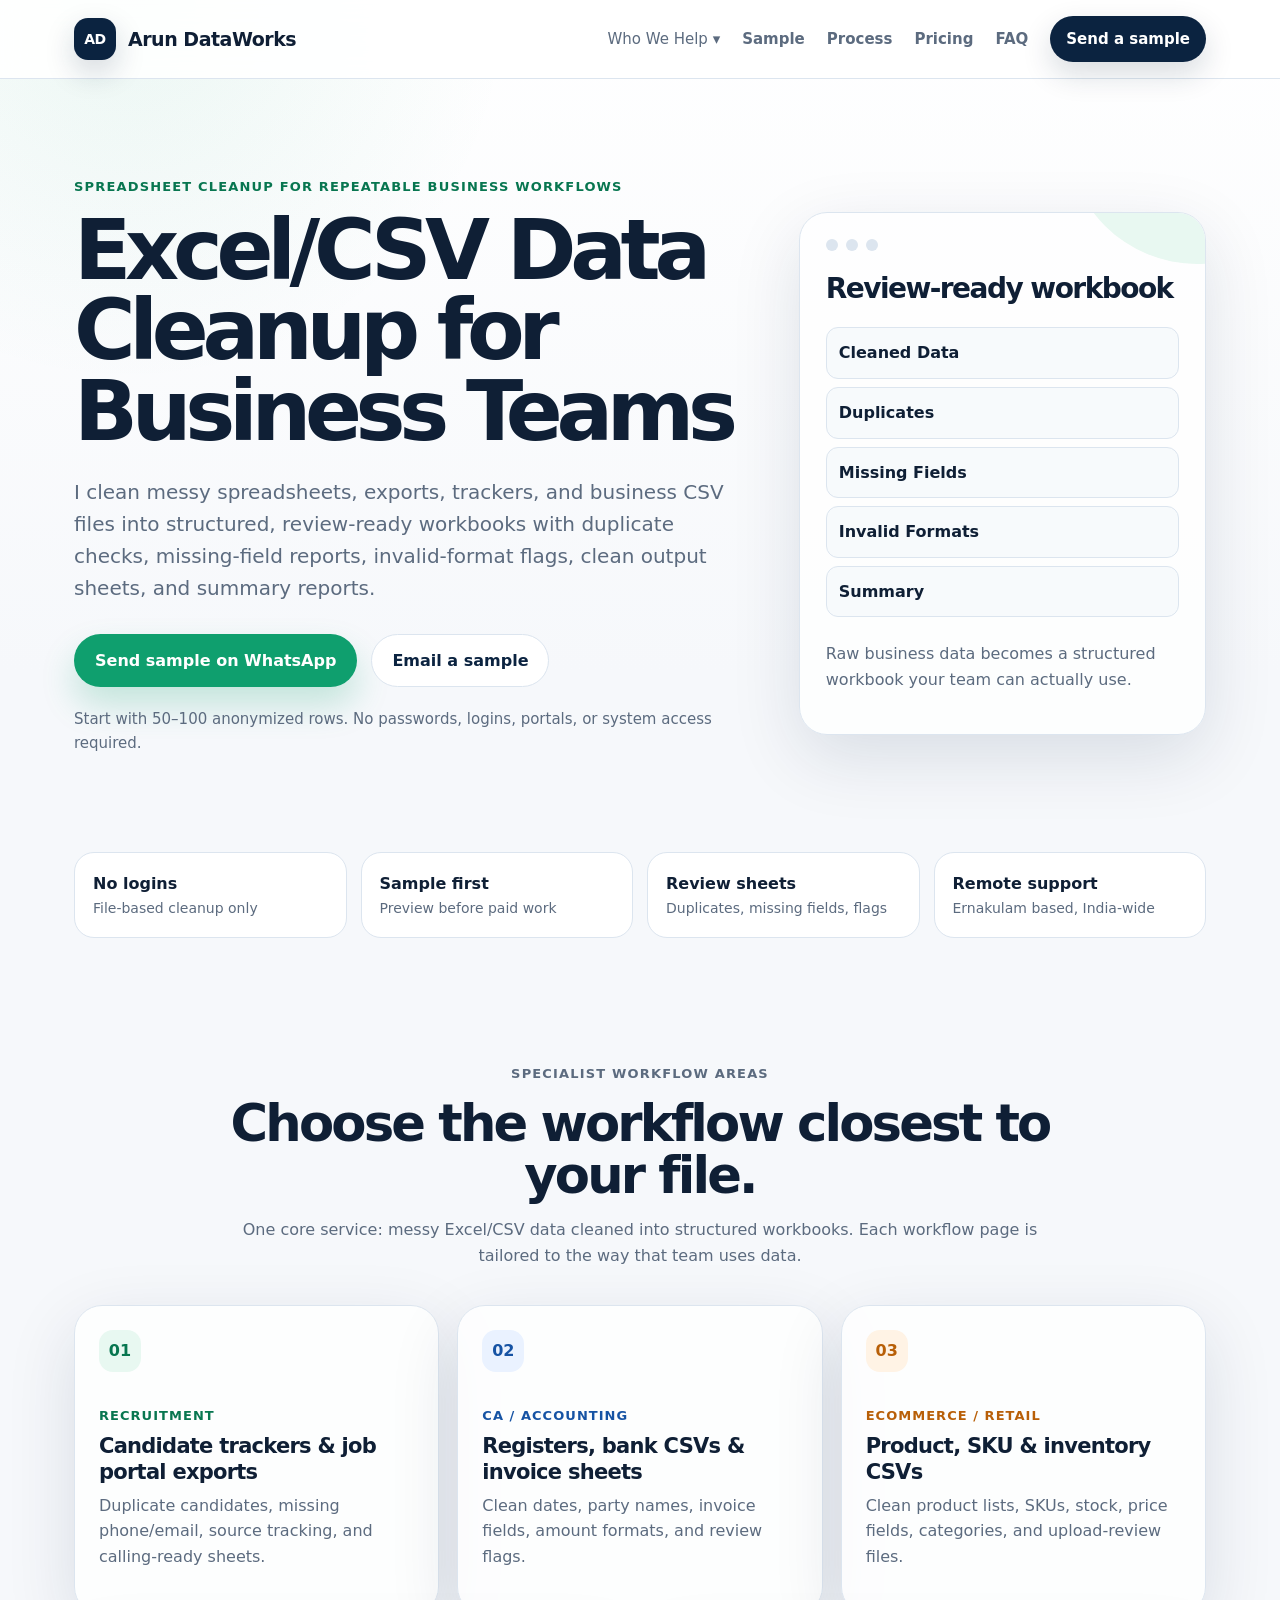
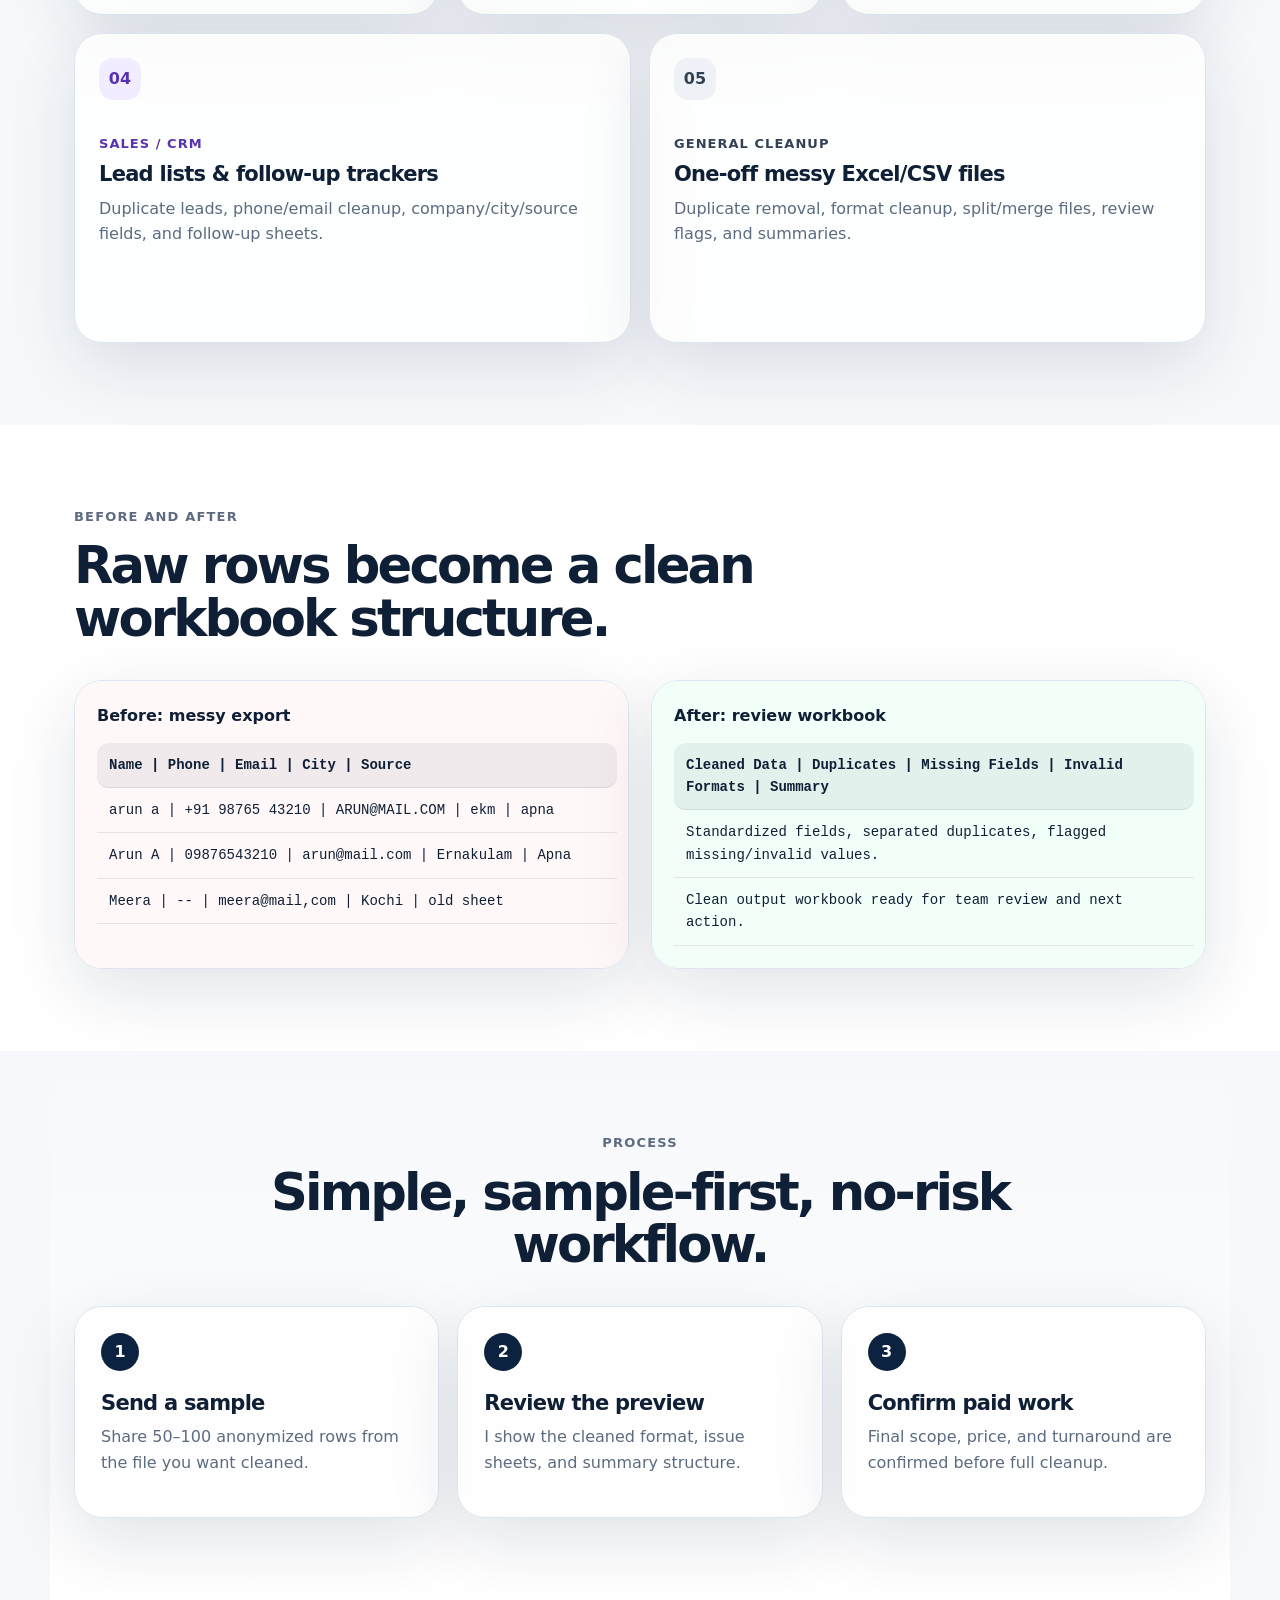
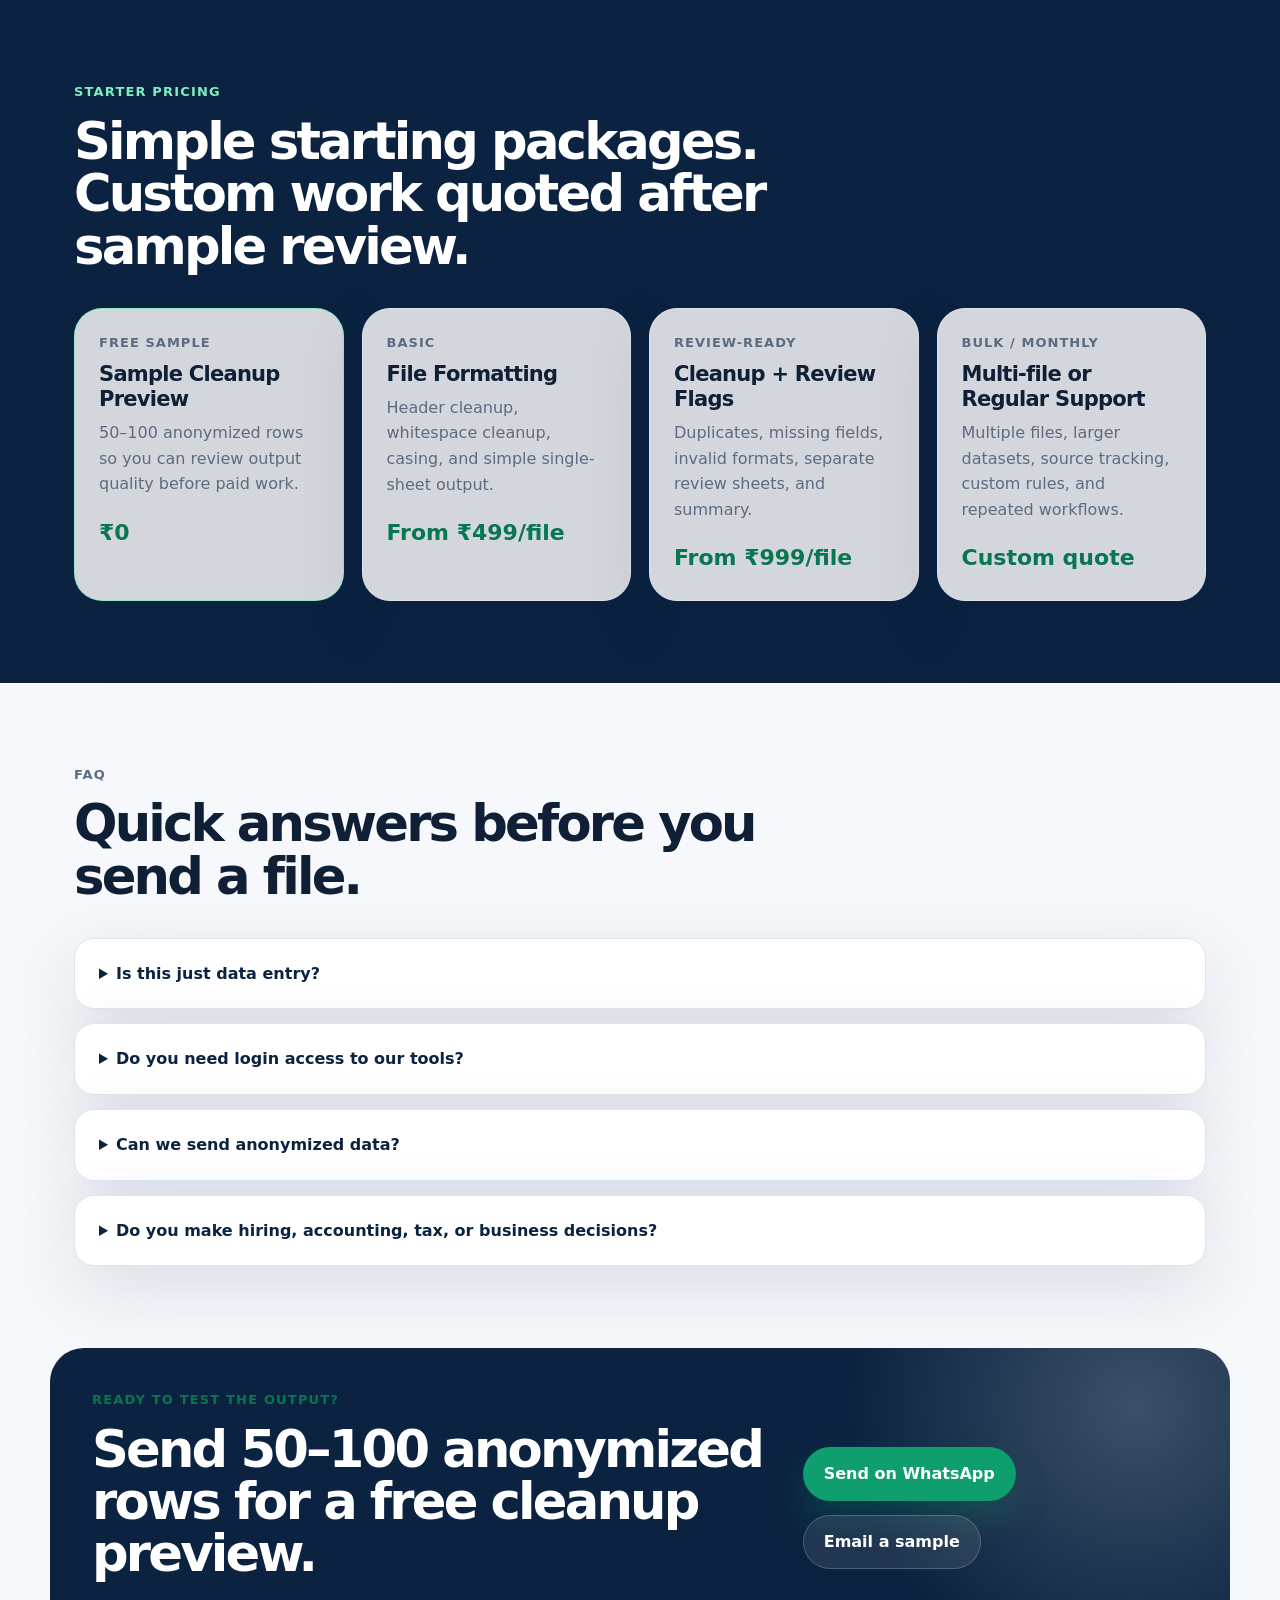
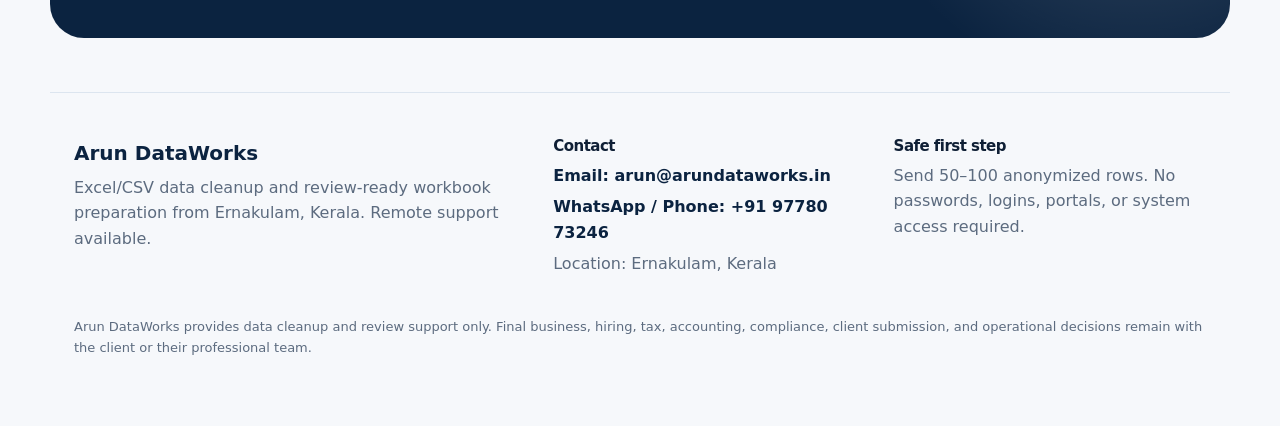
<file: index.html>
<!DOCTYPE html>
<html lang="en">
<head>
  <meta charset="UTF-8" />
  <meta name="viewport" content="width=device-width, initial-scale=1.0" />
  <meta name="description" content="Arun DataWorks cleans messy Excel/CSV files, exports, trackers, and business data into structured, review-ready workbooks." />
  <title>Arun DataWorks | Excel/CSV Data Cleanup for Business Teams</title>
  <link rel="stylesheet" href="style.css" />
</head>
<body class="home">
  
<header class="site-header">
  <nav class="nav" aria-label="Main navigation">
    <a class="brand" href="index.html" aria-label="Arun DataWorks home">
      <span class="brand-mark">AD</span>
      <span class="brand-text">Arun DataWorks</span>
    </a>

    <div class="nav-links">
      <div class="nav-dropdown">
        <button class="nav-link dropdown-trigger" type="button" aria-label="Open service areas">
          Who We Help <span aria-hidden="true">▾</span>
        </button>
        <div class="mega-menu" aria-label="Service areas">
          <a href="recruitment.html" class=""><span>Recruitment teams</span><small>Candidate trackers & portal exports</small></a>
<a href="accounting.html" class=""><span>CA / accounting firms</span><small>Registers, ledgers & bank CSVs</small></a>
<a href="ecommerce.html" class=""><span>Ecommerce teams</span><small>SKU, product & inventory files</small></a>
<a href="lead-lists.html" class=""><span>Sales / lead lists</span><small>CRM exports & follow-up sheets</small></a>
<a href="general-cleanup.html" class=""><span>General cleanup</span><small>One-off messy Excel/CSV files</small></a>
        </div>
      </div>
      <a class="nav-link" href="index.html#sample">Sample</a>
      <a class="nav-link" href="index.html#process">Process</a>
      <a class="nav-link" href="index.html#pricing">Pricing</a>
      <a class="nav-link" href="index.html#faq">FAQ</a>
      <a class="nav-cta" href="https://wa.me/919778073246">Send a sample</a>
    </div>
  </nav>
</header>

  <main>
    
<section class="hero home-hero">
  <div class="hero-inner">
    <div class="hero-copy">
      <p class="eyebrow">Spreadsheet cleanup for repeatable business workflows</p>
      <h1>Excel/CSV Data Cleanup for Business Teams</h1>
      <p class="hero-subtitle">
        I clean messy spreadsheets, exports, trackers, and business CSV files into structured,
        review-ready workbooks with duplicate checks, missing-field reports, invalid-format flags,
        clean output sheets, and summary reports.
      </p>
      <div class="hero-actions">
        <a class="button primary" href="https://wa.me/919778073246">Send sample on WhatsApp</a>
        <a class="button secondary" href="mailto:arun@arundataworks.in">Email a sample</a>
      </div>
      <p class="trust-note">Start with 50–100 anonymized rows. No passwords, logins, portals, or system access required.</p>
    </div>
    <div class="hero-panel universal-panel" aria-label="Workbook output preview">
      <div class="panel-top">
        <span></span><span></span><span></span>
      </div>
      <h2>Review-ready workbook</h2>
      <div class="mini-sheet">
        <div>Cleaned Data</div>
        <div>Duplicates</div>
        <div>Missing Fields</div>
        <div>Invalid Formats</div>
        <div>Summary</div>
      </div>
      <p>Raw business data becomes a structured workbook your team can actually use.</p>
    </div>
  </div>
</section>

<section class="trust-strip">
  <div><strong>No logins</strong><span>File-based cleanup only</span></div>
  <div><strong>Sample first</strong><span>Preview before paid work</span></div>
  <div><strong>Review sheets</strong><span>Duplicates, missing fields, flags</span></div>
  <div><strong>Remote support</strong><span>Ernakulam based, India-wide</span></div>
</section>

<section class="section">
  <div class="section-heading centered">
    <p class="eyebrow">Specialist workflow areas</p>
    <h2>Choose the workflow closest to your file.</h2>
    <p>One core service: messy Excel/CSV data cleaned into structured workbooks. Each workflow page is tailored to the way that team uses data.</p>
  </div>

  <div class="workflow-grid">
    <a class="workflow-card recruitment-card" href="recruitment.html">
      <span class="card-icon">01</span>
      <p class="card-kicker">Recruitment</p>
      <h3>Candidate trackers & job portal exports</h3>
      <p>Duplicate candidates, missing phone/email, source tracking, and calling-ready sheets.</p>
    </a>
    <a class="workflow-card accounting-card" href="accounting.html">
      <span class="card-icon">02</span>
      <p class="card-kicker">CA / Accounting</p>
      <h3>Registers, bank CSVs & invoice sheets</h3>
      <p>Clean dates, party names, invoice fields, amount formats, and review flags.</p>
    </a>
    <a class="workflow-card ecommerce-card" href="ecommerce.html">
      <span class="card-icon">03</span>
      <p class="card-kicker">Ecommerce / Retail</p>
      <h3>Product, SKU & inventory CSVs</h3>
      <p>Clean product lists, SKUs, stock, price fields, categories, and upload-review files.</p>
    </a>
    <a class="workflow-card leads-card" href="lead-lists.html">
      <span class="card-icon">04</span>
      <p class="card-kicker">Sales / CRM</p>
      <h3>Lead lists & follow-up trackers</h3>
      <p>Duplicate leads, phone/email cleanup, company/city/source fields, and follow-up sheets.</p>
    </a>
    <a class="workflow-card general-card" href="general-cleanup.html">
      <span class="card-icon">05</span>
      <p class="card-kicker">General cleanup</p>
      <h3>One-off messy Excel/CSV files</h3>
      <p>Duplicate removal, format cleanup, split/merge files, review flags, and summaries.</p>
    </a>
  </div>
</section>

<section id="sample" class="section sample-section">
  <div class="section-heading">
    <p class="eyebrow">Before and after</p>
    <h2>Raw rows become a clean workbook structure.</h2>
  </div>

  <div class="before-after">
    <div class="sheet-card messy">
      <div class="sheet-head">Before: messy export</div>
      <div class="sheet-row header">Name | Phone | Email | City | Source</div>
      <div class="sheet-row">arun a | +91 98765 43210 | ARUN@MAIL.COM | ekm | apna</div>
      <div class="sheet-row">Arun A | 09876543210 | arun@mail.com | Ernakulam | Apna</div>
      <div class="sheet-row">Meera | -- | meera@mail,com | Kochi | old sheet</div>
    </div>

    <div class="sheet-card clean">
      <div class="sheet-head">After: review workbook</div>
      <div class="sheet-row header">Cleaned Data | Duplicates | Missing Fields | Invalid Formats | Summary</div>
      <div class="sheet-row">Standardized fields, separated duplicates, flagged missing/invalid values.</div>
      <div class="sheet-row">Clean output workbook ready for team review and next action.</div>
    </div>
  </div>
</section>

<section id="process" class="section process-section">
  <div class="section-heading centered">
    <p class="eyebrow">Process</p>
    <h2>Simple, sample-first, no-risk workflow.</h2>
  </div>
  <div class="process-grid">
    <article>
      <span>1</span>
      <h3>Send a sample</h3>
      <p>Share 50–100 anonymized rows from the file you want cleaned.</p>
    </article>
    <article>
      <span>2</span>
      <h3>Review the preview</h3>
      <p>I show the cleaned format, issue sheets, and summary structure.</p>
    </article>
    <article>
      <span>3</span>
      <h3>Confirm paid work</h3>
      <p>Final scope, price, and turnaround are confirmed before full cleanup.</p>
    </article>
  </div>
</section>

<section id="pricing" class="section pricing-section">
  <div class="section-heading">
    <p class="eyebrow">Starter pricing</p>
    <h2>Simple starting packages. Custom work quoted after sample review.</h2>
  </div>
  <div class="pricing-grid">
    <div class="price-card featured">
      <p class="card-kicker">Free sample</p>
      <h3>Sample Cleanup Preview</h3>
      <p>50–100 anonymized rows so you can review output quality before paid work.</p>
      <strong>₹0</strong>
    </div>
    <div class="price-card">
      <p class="card-kicker">Basic</p>
      <h3>File Formatting</h3>
      <p>Header cleanup, whitespace cleanup, casing, and simple single-sheet output.</p>
      <strong>From ₹499/file</strong>
    </div>
    <div class="price-card">
      <p class="card-kicker">Review-ready</p>
      <h3>Cleanup + Review Flags</h3>
      <p>Duplicates, missing fields, invalid formats, separate review sheets, and summary.</p>
      <strong>From ₹999/file</strong>
    </div>
    <div class="price-card">
      <p class="card-kicker">Bulk / monthly</p>
      <h3>Multi-file or Regular Support</h3>
      <p>Multiple files, larger datasets, source tracking, custom rules, and repeated workflows.</p>
      <strong>Custom quote</strong>
    </div>
  </div>
</section>

<section id="faq" class="section faq-section">
  <div class="section-heading">
    <p class="eyebrow">FAQ</p>
    <h2>Quick answers before you send a file.</h2>
  </div>
  <div class="faq-list">
    <details>
      <summary>Is this just data entry?</summary>
      <p>No. This is cleanup and preparation of existing Excel/CSV data: duplicates, missing fields, inconsistent formats, invalid-looking values, review flags, and structured workbook output.</p>
    </details>
    <details>
      <summary>Do you need login access to our tools?</summary>
      <p>No. I work only with files you choose to share. No passwords, logins, portals, dashboards, or system access are required.</p>
    </details>
    <details>
      <summary>Can we send anonymized data?</summary>
      <p>Yes. For the free sample, names, phone numbers, emails, or sensitive values can be removed or masked.</p>
    </details>
    <details>
      <summary>Do you make hiring, accounting, tax, or business decisions?</summary>
      <p>No. Arun DataWorks provides cleanup and review support only. Final decisions remain with your team or professional advisors.</p>
    </details>
  </div>
</section>

<section class="final-cta">
  <div>
    <p class="eyebrow">Ready to test the output?</p>
    <h2>Send 50–100 anonymized rows for a free cleanup preview.</h2>
  </div>
  <div class="hero-actions">
    <a class="button primary" href="https://wa.me/919778073246">Send on WhatsApp</a>
    <a class="button secondary dark" href="mailto:arun@arundataworks.in">Email a sample</a>
  </div>
</section>

  </main>
  
<footer class="footer">
  <div class="footer-grid">
    <div>
      <a class="footer-brand" href="index.html">Arun DataWorks</a>
      <p>Excel/CSV data cleanup and review-ready workbook preparation from Ernakulam, Kerala. Remote support available.</p>
    </div>
    <div>
      <h3>Contact</h3>
      <a href="mailto:arun@arundataworks.in">Email: arun@arundataworks.in</a>
      <a href="https://wa.me/919778073246">WhatsApp / Phone: +91 97780 73246</a>
      <p>Location: Ernakulam, Kerala</p>
    </div>
    <div>
      <h3>Safe first step</h3>
      <p>Send 50–100 anonymized rows. No passwords, logins, portals, or system access required.</p>
    </div>
  </div>
  <p class="disclaimer">Arun DataWorks provides data cleanup and review support only. Final business, hiring, tax, accounting, compliance, client submission, and operational decisions remain with the client or their professional team.</p>
</footer>

</body>
</html>
</file>
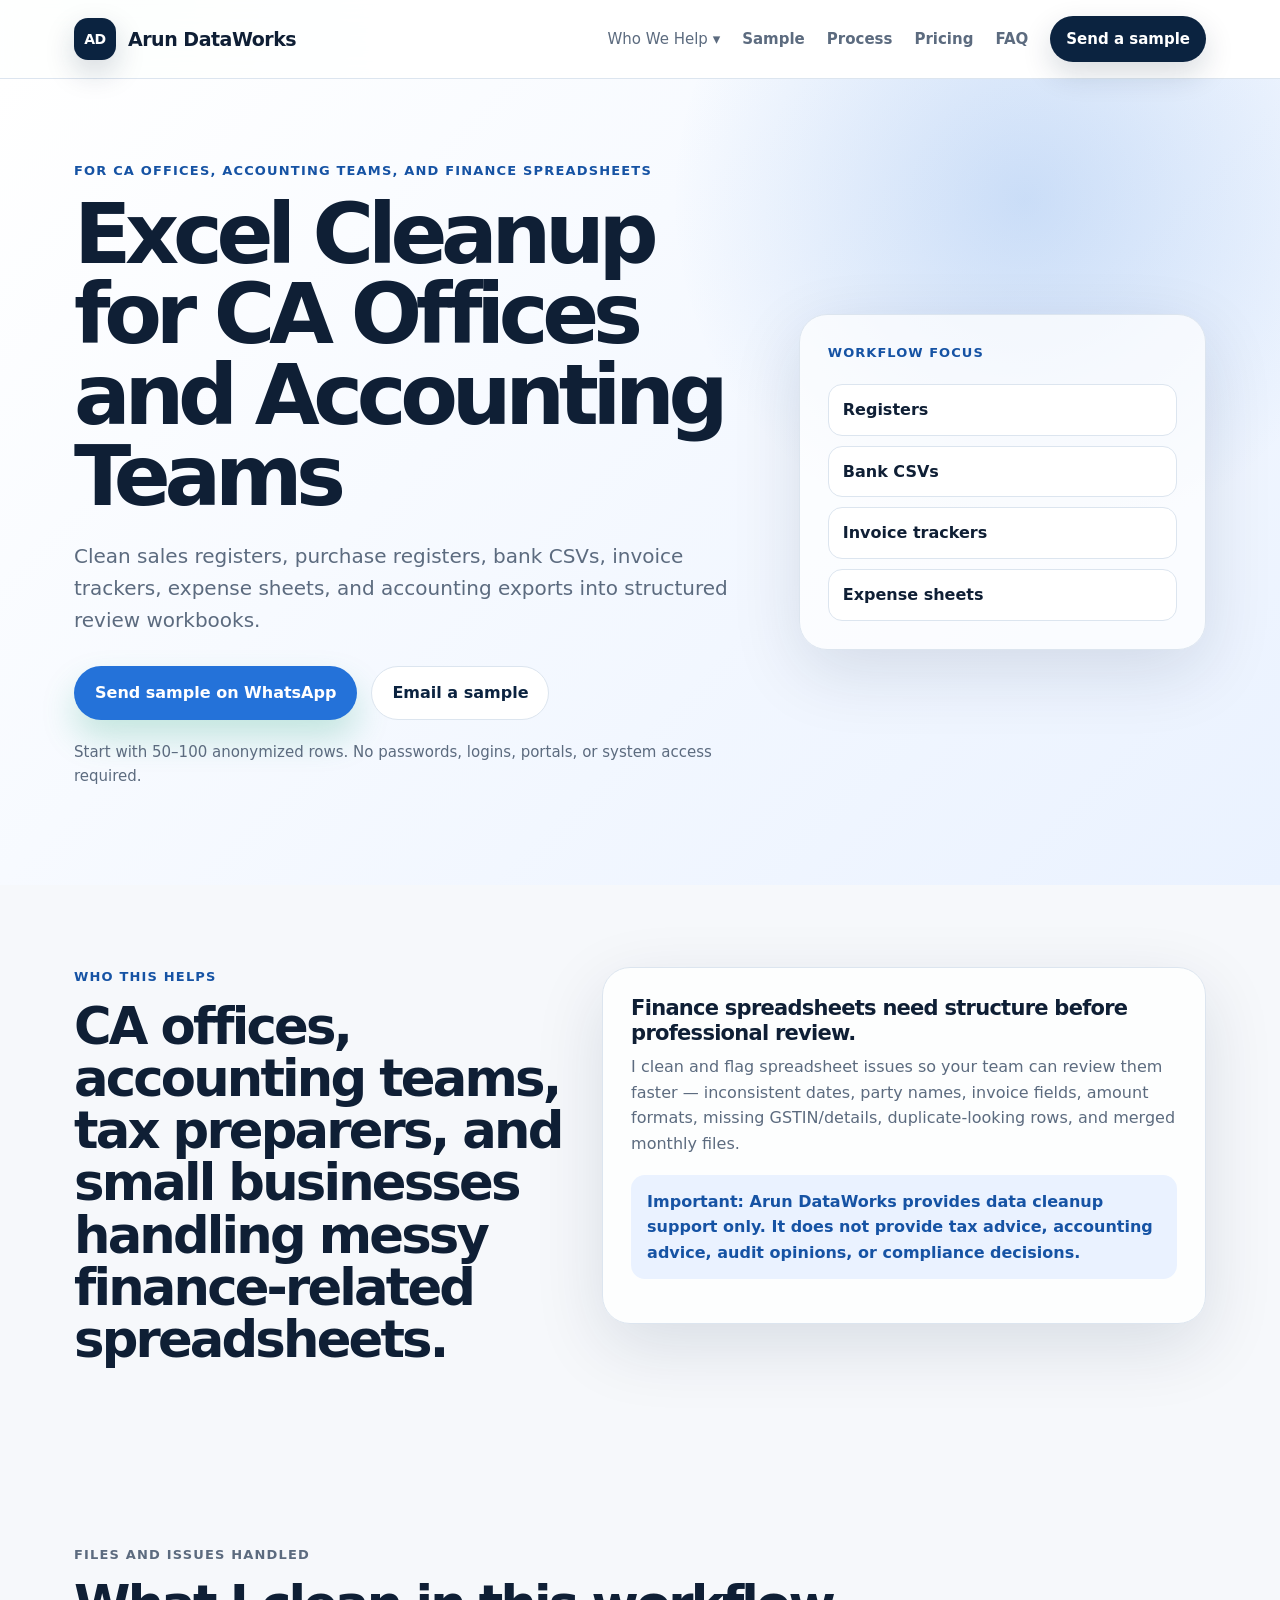
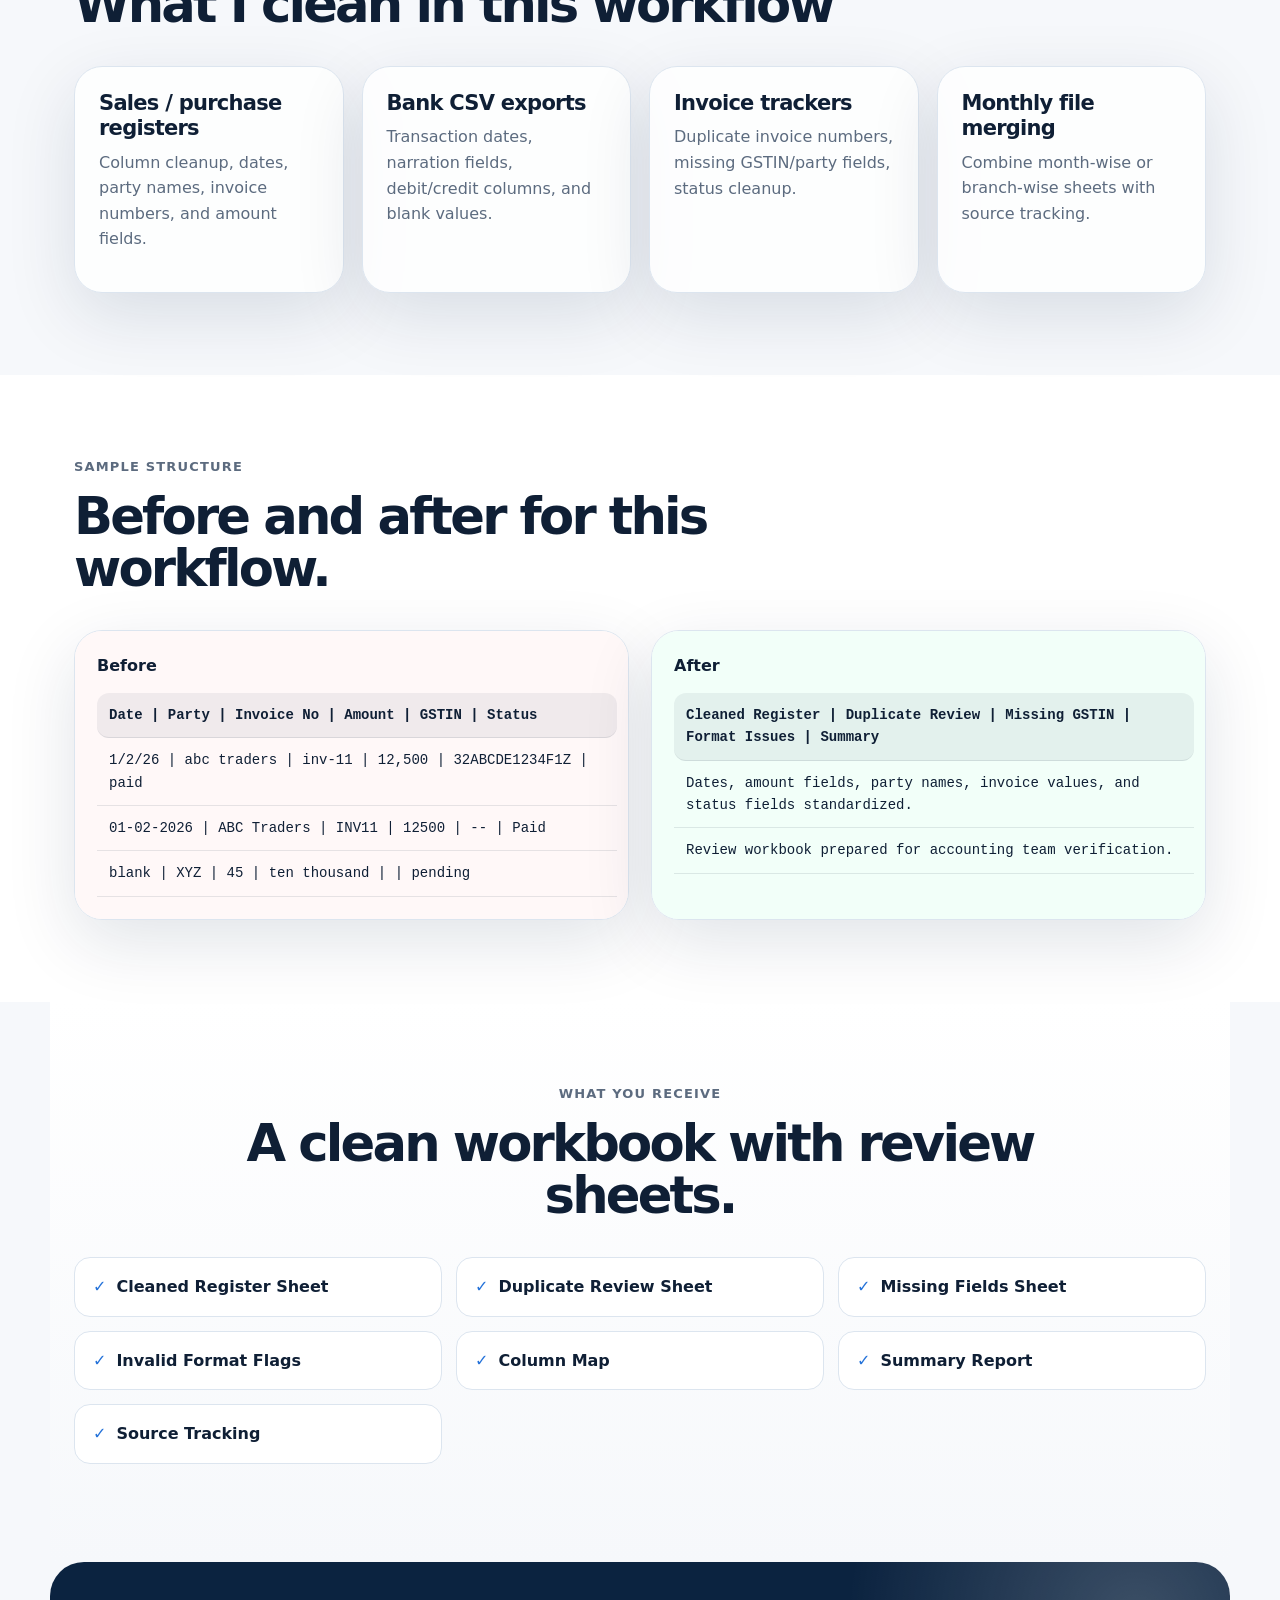
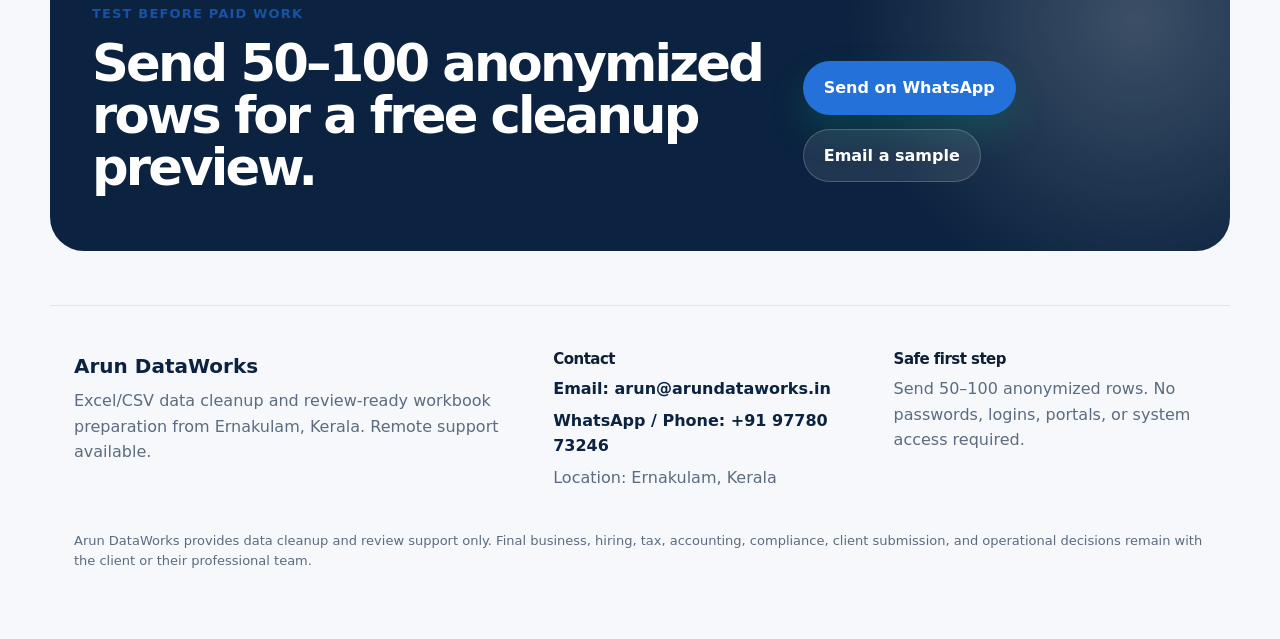
<file: accounting.html>
<!DOCTYPE html>
<html lang="en">
<head>
  <meta charset="UTF-8" />
  <meta name="viewport" content="width=device-width, initial-scale=1.0" />
  <meta name="description" content="Sales registers, purchase registers, bank CSVs, invoice trackers, and accounting exports cleaned for review." />
  <title>CA / Accounting Data Cleanup | Arun DataWorks</title>
  <link rel="stylesheet" href="style.css" />
</head>
<body class="service-page accounting">
  
<header class="site-header">
  <nav class="nav" aria-label="Main navigation">
    <a class="brand" href="index.html" aria-label="Arun DataWorks home">
      <span class="brand-mark">AD</span>
      <span class="brand-text">Arun DataWorks</span>
    </a>

    <div class="nav-links">
      <div class="nav-dropdown">
        <button class="nav-link dropdown-trigger" type="button" aria-label="Open service areas">
          Who We Help <span aria-hidden="true">▾</span>
        </button>
        <div class="mega-menu" aria-label="Service areas">
          <a href="recruitment.html" class=""><span>Recruitment teams</span><small>Candidate trackers & portal exports</small></a>
<a href="accounting.html" class="active"><span>CA / accounting firms</span><small>Registers, ledgers & bank CSVs</small></a>
<a href="ecommerce.html" class=""><span>Ecommerce teams</span><small>SKU, product & inventory files</small></a>
<a href="lead-lists.html" class=""><span>Sales / lead lists</span><small>CRM exports & follow-up sheets</small></a>
<a href="general-cleanup.html" class=""><span>General cleanup</span><small>One-off messy Excel/CSV files</small></a>
        </div>
      </div>
      <a class="nav-link" href="index.html#sample">Sample</a>
      <a class="nav-link" href="index.html#process">Process</a>
      <a class="nav-link" href="index.html#pricing">Pricing</a>
      <a class="nav-link" href="index.html#faq">FAQ</a>
      <a class="nav-cta" href="https://wa.me/919778073246">Send a sample</a>
    </div>
  </nav>
</header>

  <main>
    
<section class="service-hero-block">
  <div class="service-hero-inner">
    <div class="hero-copy">
      <p class="eyebrow">For CA offices, accounting teams, and finance spreadsheets</p>
      <h1>Excel Cleanup for CA Offices and Accounting Teams</h1>
      <p class="hero-subtitle">Clean sales registers, purchase registers, bank CSVs, invoice trackers, expense sheets, and accounting exports into structured review workbooks.</p>
      <div class="hero-actions">
        <a class="button primary" href="https://wa.me/919778073246">Send sample on WhatsApp</a>
        <a class="button secondary" href="mailto:arun@arundataworks.in">Email a sample</a>
      </div>
      <p class="trust-note">Start with 50–100 anonymized rows. No passwords, logins, portals, or system access required.</p>
    </div>
    <aside class="service-visual">
      <p>Workflow focus</p>
      <div class="focus-chips"><span>Registers</span>
<span>Bank CSVs</span>
<span>Invoice trackers</span>
<span>Expense sheets</span></div>
    </aside>
  </div>
</section>

<section class="section split-section">
  <div>
    <p class="eyebrow">Who this helps</p>
    <h2>CA offices, accounting teams, tax preparers, and small businesses handling messy finance-related spreadsheets.</h2>
  </div>
  <div class="explain-card">
    <h3>Finance spreadsheets need structure before professional review.</h3>
    <p>I clean and flag spreadsheet issues so your team can review them faster — inconsistent dates, party names, invoice fields, amount formats, missing GSTIN/details, duplicate-looking rows, and merged monthly files.</p>
    <p class="note">Important: Arun DataWorks provides data cleanup support only. It does not provide tax advice, accounting advice, audit opinions, or compliance decisions.</p>
  </div>
</section>

<section class="section">
  <div class="section-heading">
    <p class="eyebrow">Files and issues handled</p>
    <h2>What I clean in this workflow</h2>
  </div>
  <div class="input-grid">
    
<article class="input-card">
  <h3>Sales / purchase registers</h3>
  <p>Column cleanup, dates, party names, invoice numbers, and amount fields.</p>
</article>


<article class="input-card">
  <h3>Bank CSV exports</h3>
  <p>Transaction dates, narration fields, debit/credit columns, and blank values.</p>
</article>


<article class="input-card">
  <h3>Invoice trackers</h3>
  <p>Duplicate invoice numbers, missing GSTIN/party fields, status cleanup.</p>
</article>


<article class="input-card">
  <h3>Monthly file merging</h3>
  <p>Combine month-wise or branch-wise sheets with source tracking.</p>
</article>

  </div>
</section>

<section class="section sample-section">
  <div class="section-heading">
    <p class="eyebrow">Sample structure</p>
    <h2>Before and after for this workflow.</h2>
  </div>
  <div class="before-after">
    <div class="sheet-card messy">
      <div class="sheet-head">Before</div>
      <div class="sheet-row header">Date | Party | Invoice No | Amount | GSTIN | Status</div>
<div class="sheet-row">1/2/26 | abc traders | inv-11 | 12,500 | 32ABCDE1234F1Z | paid</div>
<div class="sheet-row">01-02-2026 | ABC Traders | INV11 | 12500 | -- | Paid</div>
<div class="sheet-row">blank | XYZ | 45 | ten thousand |  | pending</div>
    </div>
    <div class="sheet-card clean">
      <div class="sheet-head">After</div>
      <div class="sheet-row header">Cleaned Register | Duplicate Review | Missing GSTIN | Format Issues | Summary</div>
<div class="sheet-row">Dates, amount fields, party names, invoice values, and status fields standardized.</div>
<div class="sheet-row">Review workbook prepared for accounting team verification.</div>
    </div>
  </div>
</section>

<section class="section output-section">
  <div class="section-heading centered">
    <p class="eyebrow">What you receive</p>
    <h2>A clean workbook with review sheets.</h2>
  </div>
  <ul class="output-list">
    <li>Cleaned Register Sheet</li>
<li>Duplicate Review Sheet</li>
<li>Missing Fields Sheet</li>
<li>Invalid Format Flags</li>
<li>Column Map</li>
<li>Summary Report</li>
<li>Source Tracking</li>
  </ul>
</section>

<section class="final-cta">
  <div>
    <p class="eyebrow">Test before paid work</p>
    <h2>Send 50–100 anonymized rows for a free cleanup preview.</h2>
  </div>
  <div class="hero-actions">
    <a class="button primary" href="https://wa.me/919778073246">Send on WhatsApp</a>
    <a class="button secondary dark" href="mailto:arun@arundataworks.in">Email a sample</a>
  </div>
</section>

  </main>
  
<footer class="footer">
  <div class="footer-grid">
    <div>
      <a class="footer-brand" href="index.html">Arun DataWorks</a>
      <p>Excel/CSV data cleanup and review-ready workbook preparation from Ernakulam, Kerala. Remote support available.</p>
    </div>
    <div>
      <h3>Contact</h3>
      <a href="mailto:arun@arundataworks.in">Email: arun@arundataworks.in</a>
      <a href="https://wa.me/919778073246">WhatsApp / Phone: +91 97780 73246</a>
      <p>Location: Ernakulam, Kerala</p>
</div>
    <div>
      <h3>Safe first step</h3>
      <p>Send 50–100 anonymized rows. No passwords, logins, portals, or system access required.</p>
    </div>
  </div>
  <p class="disclaimer">Arun DataWorks provides data cleanup and review support only. Final business, hiring, tax, accounting, compliance, client submission, and operational decisions remain with the client or their professional team.</p>
</footer>

</body>
</html>
</file>
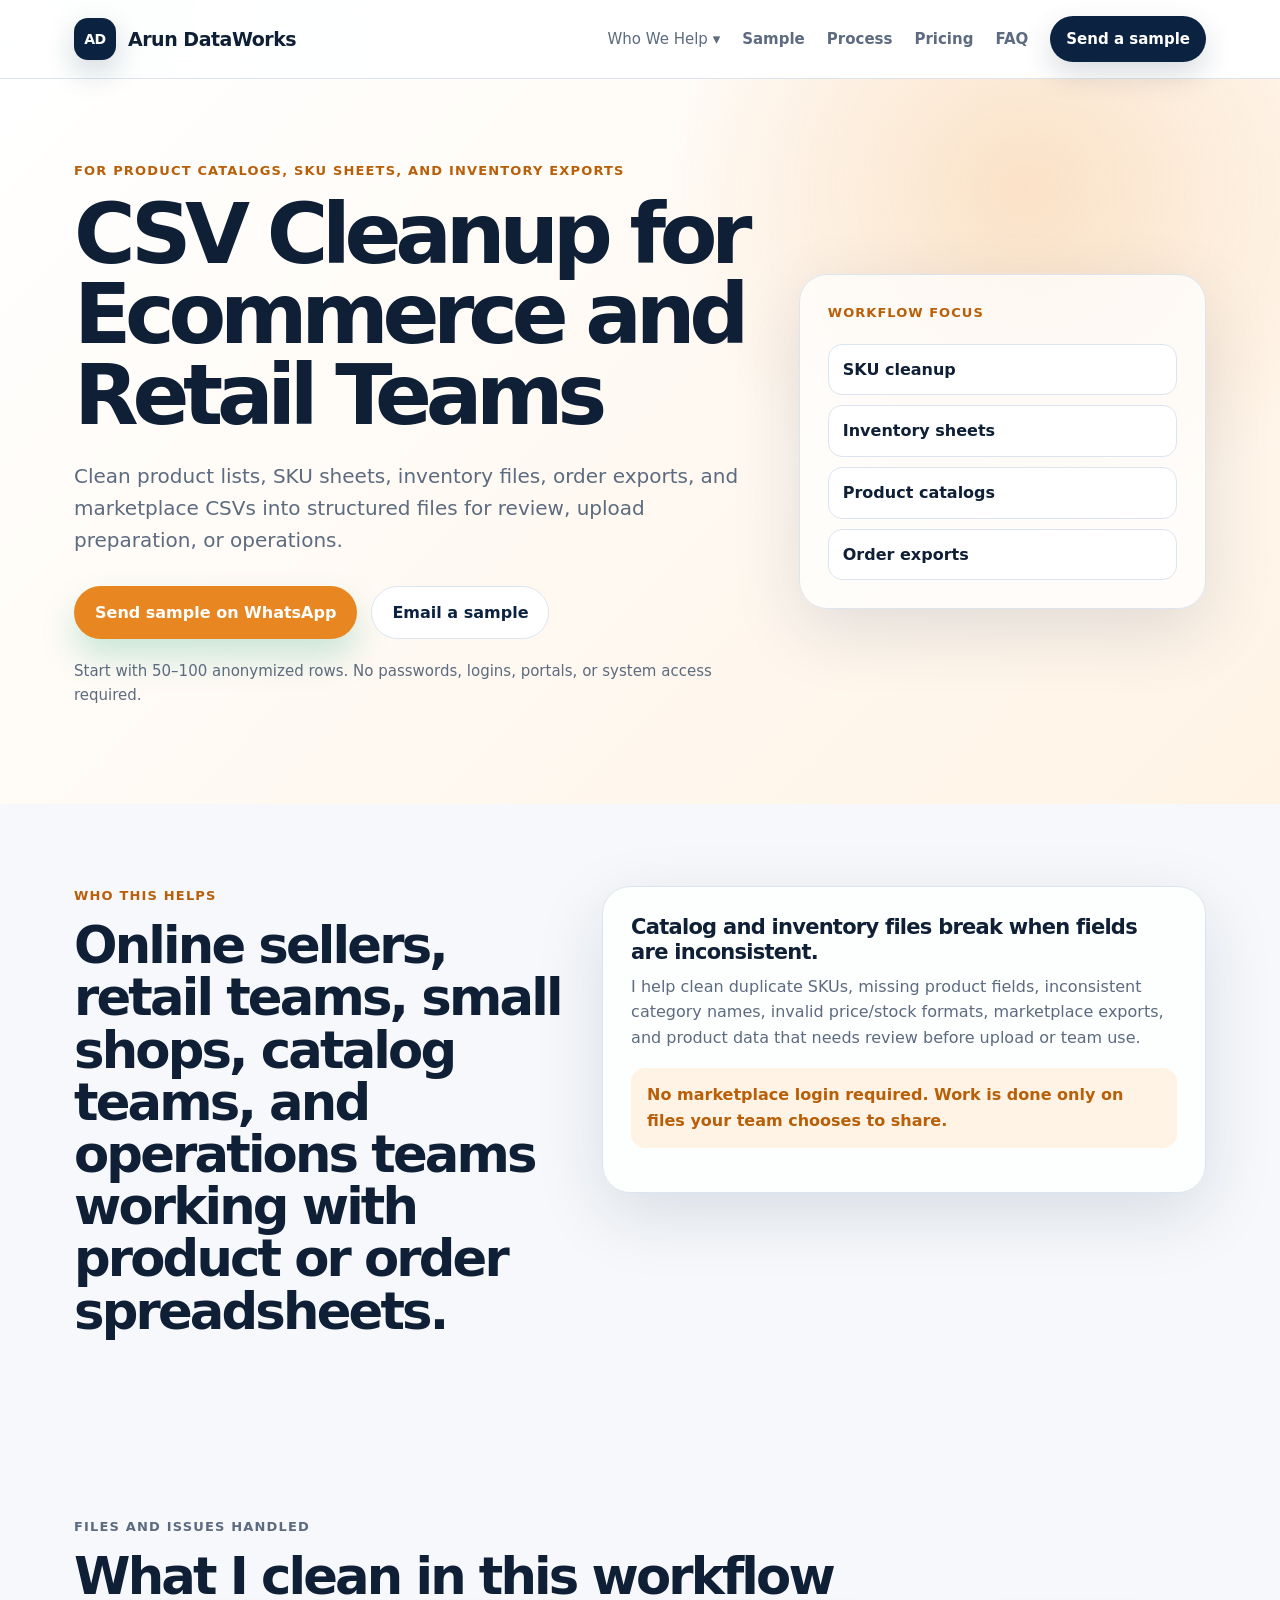
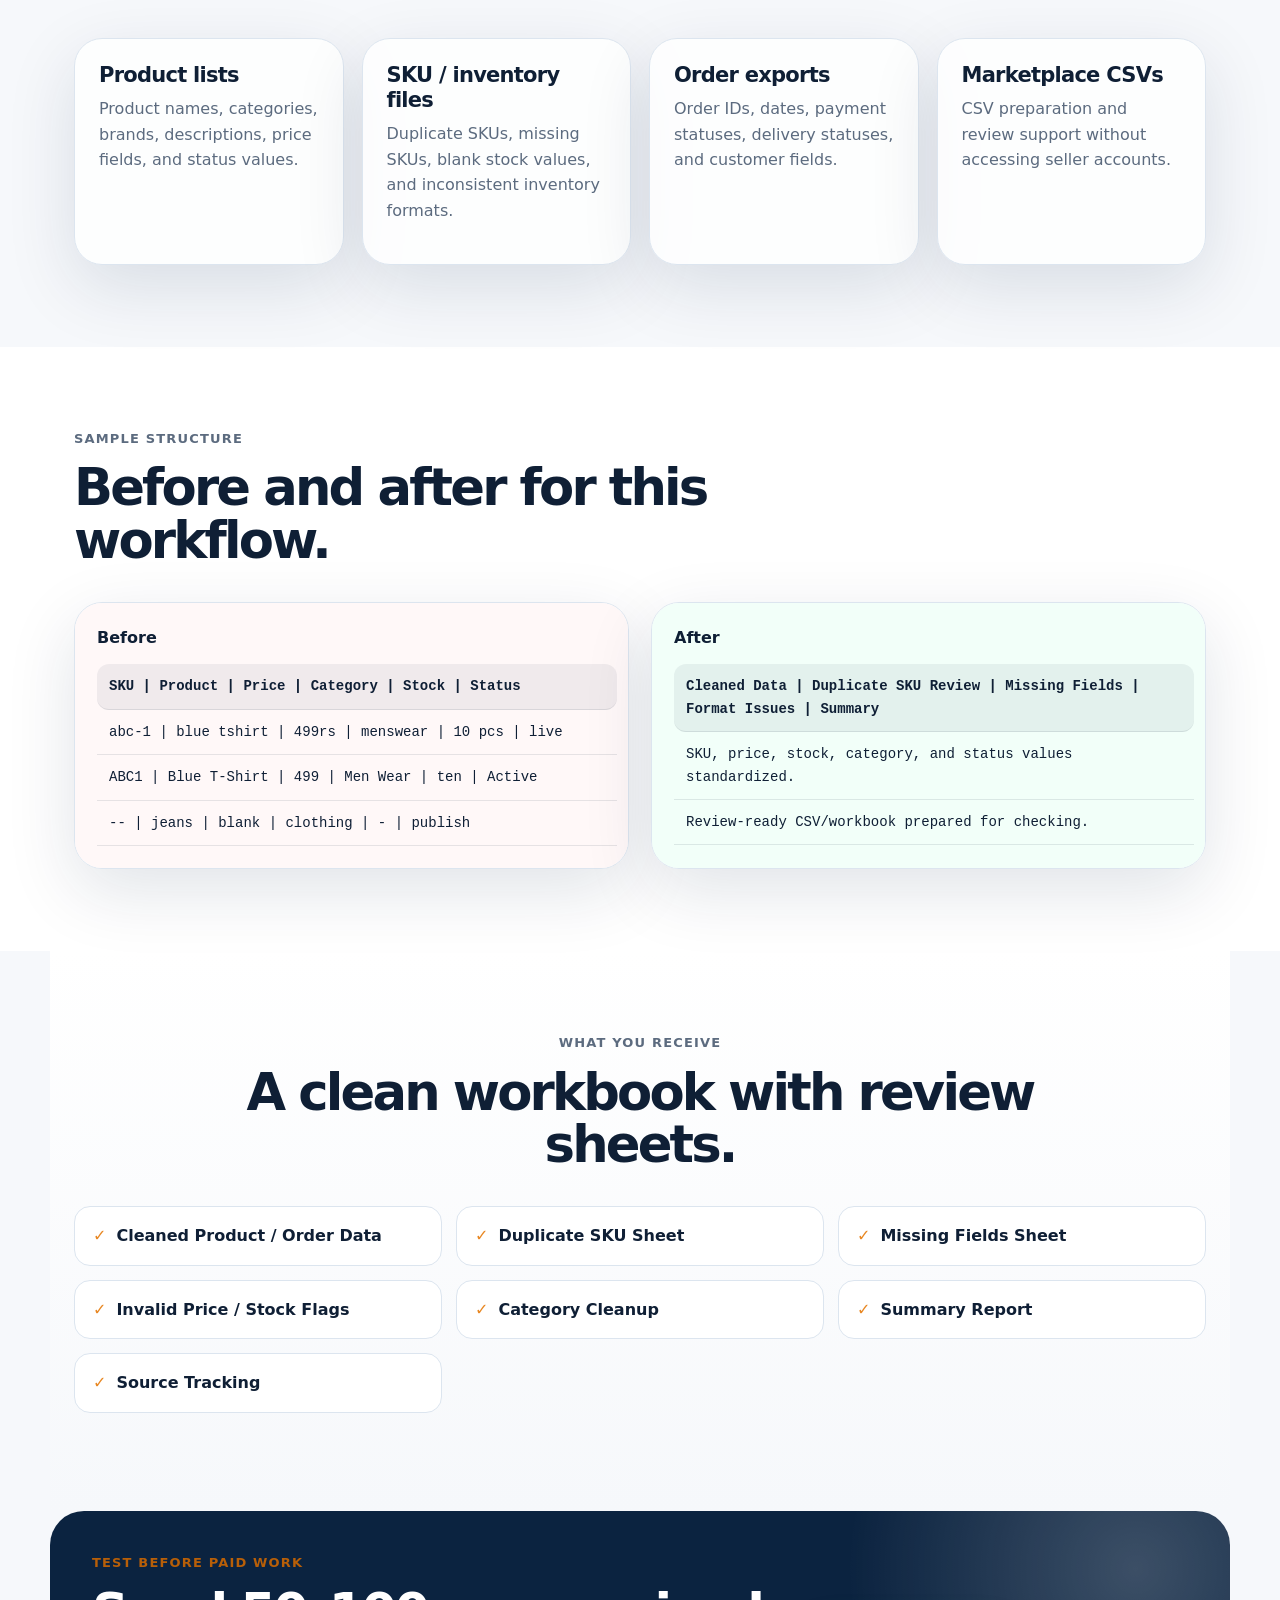
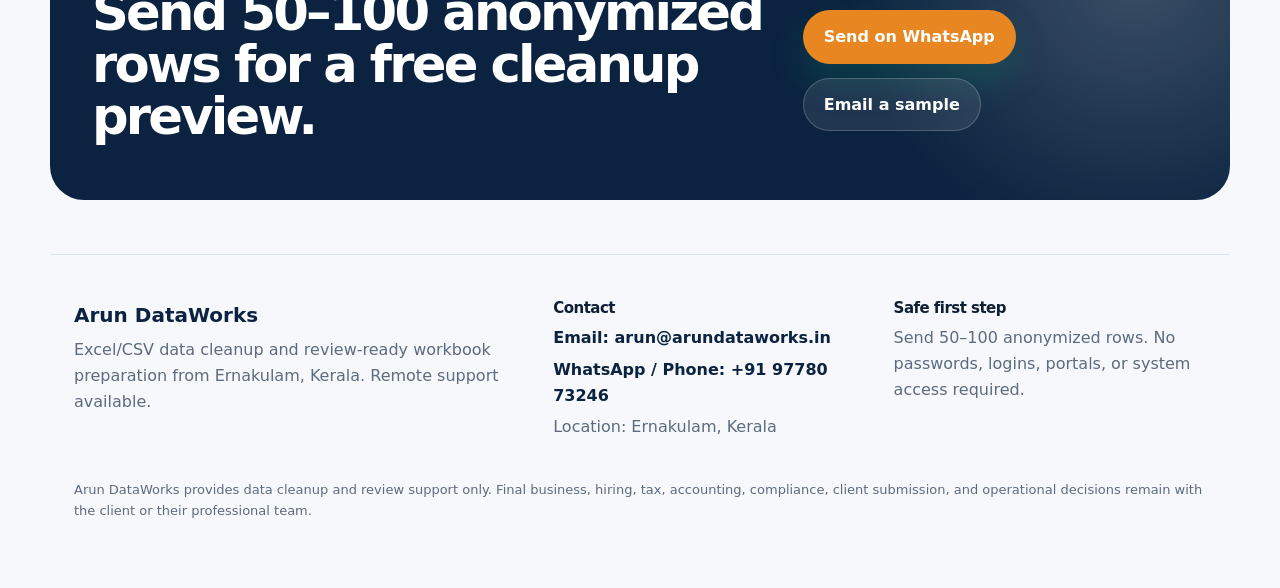
<file: ecommerce.html>
<!DOCTYPE html>
<html lang="en">
<head>
  <meta charset="UTF-8" />
  <meta name="viewport" content="width=device-width, initial-scale=1.0" />
  <meta name="description" content="Product lists, SKU sheets, inventory files, order exports, and ecommerce CSVs cleaned for upload or review." />
  <title>Ecommerce / Retail CSV Cleanup | Arun DataWorks</title>
  <link rel="stylesheet" href="style.css" />
</head>
<body class="service-page ecommerce">
  
<header class="site-header">
  <nav class="nav" aria-label="Main navigation">
    <a class="brand" href="index.html" aria-label="Arun DataWorks home">
      <span class="brand-mark">AD</span>
      <span class="brand-text">Arun DataWorks</span>
    </a>

    <div class="nav-links">
      <div class="nav-dropdown">
        <button class="nav-link dropdown-trigger" type="button" aria-label="Open service areas">
          Who We Help <span aria-hidden="true">▾</span>
        </button>
        <div class="mega-menu" aria-label="Service areas">
          <a href="recruitment.html" class=""><span>Recruitment teams</span><small>Candidate trackers & portal exports</small></a>
<a href="accounting.html" class=""><span>CA / accounting firms</span><small>Registers, ledgers & bank CSVs</small></a>
<a href="ecommerce.html" class="active"><span>Ecommerce teams</span><small>SKU, product & inventory files</small></a>
<a href="lead-lists.html" class=""><span>Sales / lead lists</span><small>CRM exports & follow-up sheets</small></a>
<a href="general-cleanup.html" class=""><span>General cleanup</span><small>One-off messy Excel/CSV files</small></a>
        </div>
      </div>
      <a class="nav-link" href="index.html#sample">Sample</a>
      <a class="nav-link" href="index.html#process">Process</a>
      <a class="nav-link" href="index.html#pricing">Pricing</a>
      <a class="nav-link" href="index.html#faq">FAQ</a>
      <a class="nav-cta" href="https://wa.me/919778073246">Send a sample</a>
    </div>
  </nav>
</header>

  <main>
    
<section class="service-hero-block">
  <div class="service-hero-inner">
    <div class="hero-copy">
      <p class="eyebrow">For product catalogs, SKU sheets, and inventory exports</p>
      <h1>CSV Cleanup for Ecommerce and Retail Teams</h1>
      <p class="hero-subtitle">Clean product lists, SKU sheets, inventory files, order exports, and marketplace CSVs into structured files for review, upload preparation, or operations.</p>
      <div class="hero-actions">
        <a class="button primary" href="https://wa.me/919778073246">Send sample on WhatsApp</a>
        <a class="button secondary" href="mailto:arun@arundataworks.in">Email a sample</a>
      </div>
      <p class="trust-note">Start with 50–100 anonymized rows. No passwords, logins, portals, or system access required.</p>
    </div>
    <aside class="service-visual">
      <p>Workflow focus</p>
      <div class="focus-chips"><span>SKU cleanup</span>
<span>Inventory sheets</span>
<span>Product catalogs</span>
<span>Order exports</span></div>
    </aside>
  </div>
</section>

<section class="section split-section">
  <div>
    <p class="eyebrow">Who this helps</p>
    <h2>Online sellers, retail teams, small shops, catalog teams, and operations teams working with product or order spreadsheets.</h2>
  </div>
  <div class="explain-card">
    <h3>Catalog and inventory files break when fields are inconsistent.</h3>
    <p>I help clean duplicate SKUs, missing product fields, inconsistent category names, invalid price/stock formats, marketplace exports, and product data that needs review before upload or team use.</p>
    <p class="note">No marketplace login required. Work is done only on files your team chooses to share.</p>
  </div>
</section>

<section class="section">
  <div class="section-heading">
    <p class="eyebrow">Files and issues handled</p>
    <h2>What I clean in this workflow</h2>
  </div>
  <div class="input-grid">
    
<article class="input-card">
  <h3>Product lists</h3>
  <p>Product names, categories, brands, descriptions, price fields, and status values.</p>
</article>


<article class="input-card">
  <h3>SKU / inventory files</h3>
  <p>Duplicate SKUs, missing SKUs, blank stock values, and inconsistent inventory formats.</p>
</article>


<article class="input-card">
  <h3>Order exports</h3>
  <p>Order IDs, dates, payment statuses, delivery statuses, and customer fields.</p>
</article>


<article class="input-card">
  <h3>Marketplace CSVs</h3>
  <p>CSV preparation and review support without accessing seller accounts.</p>
</article>

  </div>
</section>

<section class="section sample-section">
  <div class="section-heading">
    <p class="eyebrow">Sample structure</p>
    <h2>Before and after for this workflow.</h2>
  </div>
  <div class="before-after">
    <div class="sheet-card messy">
      <div class="sheet-head">Before</div>
      <div class="sheet-row header">SKU | Product | Price | Category | Stock | Status</div>
<div class="sheet-row">abc-1 | blue tshirt | 499rs | menswear | 10 pcs | live</div>
<div class="sheet-row">ABC1 | Blue T-Shirt | 499 | Men Wear | ten | Active</div>
<div class="sheet-row">-- | jeans | blank | clothing | - | publish</div>
    </div>
    <div class="sheet-card clean">
      <div class="sheet-head">After</div>
      <div class="sheet-row header">Cleaned Data | Duplicate SKU Review | Missing Fields | Format Issues | Summary</div>
<div class="sheet-row">SKU, price, stock, category, and status values standardized.</div>
<div class="sheet-row">Review-ready CSV/workbook prepared for checking.</div>
    </div>
  </div>
</section>

<section class="section output-section">
  <div class="section-heading centered">
    <p class="eyebrow">What you receive</p>
    <h2>A clean workbook with review sheets.</h2>
  </div>
  <ul class="output-list">
    <li>Cleaned Product / Order Data</li>
<li>Duplicate SKU Sheet</li>
<li>Missing Fields Sheet</li>
<li>Invalid Price / Stock Flags</li>
<li>Category Cleanup</li>
<li>Summary Report</li>
<li>Source Tracking</li>
  </ul>
</section>

<section class="final-cta">
  <div>
    <p class="eyebrow">Test before paid work</p>
    <h2>Send 50–100 anonymized rows for a free cleanup preview.</h2>
  </div>
  <div class="hero-actions">
    <a class="button primary" href="https://wa.me/919778073246">Send on WhatsApp</a>
    <a class="button secondary dark" href="mailto:arun@arundataworks.in">Email a sample</a>
  </div>
</section>

  </main>
  
<footer class="footer">
  <div class="footer-grid">
    <div>
      <a class="footer-brand" href="index.html">Arun DataWorks</a>
      <p>Excel/CSV data cleanup and review-ready workbook preparation from Ernakulam, Kerala. Remote support available.</p>
    </div>
  <div>
    <h3>Contact</h3>
    <a href="mailto:arun@arundataworks.in">Email: arun@arundataworks.in</a>
    <a href="https://wa.me/919778073246">WhatsApp / Phone: +91 97780 73246</a>
    <p>Location: Ernakulam, Kerala</p>
  </div>
    <div>
      <h3>Safe first step</h3>
      <p>Send 50–100 anonymized rows. No passwords, logins, portals, or system access required.</p>
    </div>
  </div>
  <p class="disclaimer">Arun DataWorks provides data cleanup and review support only. Final business, hiring, tax, accounting, compliance, client submission, and operational decisions remain with the client or their professional team.</p>
</footer>

</body>
</html>
</file>
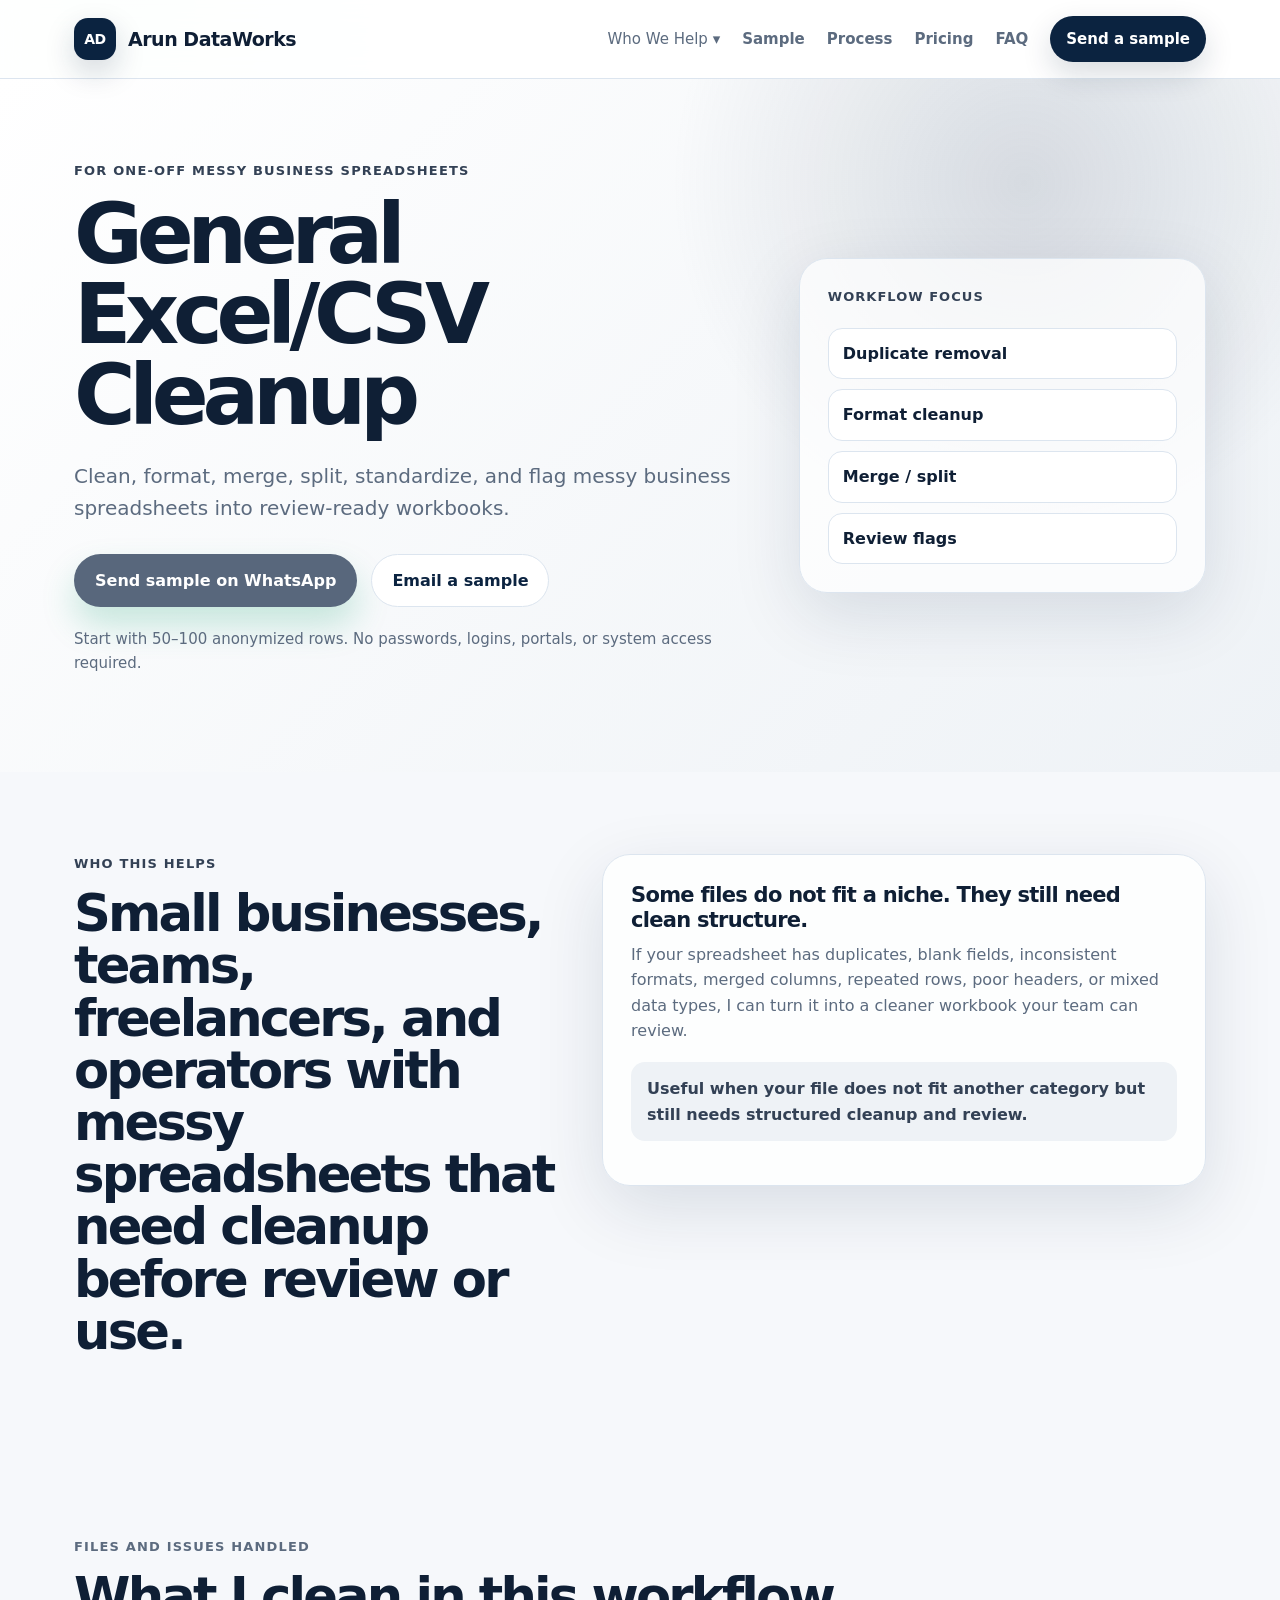
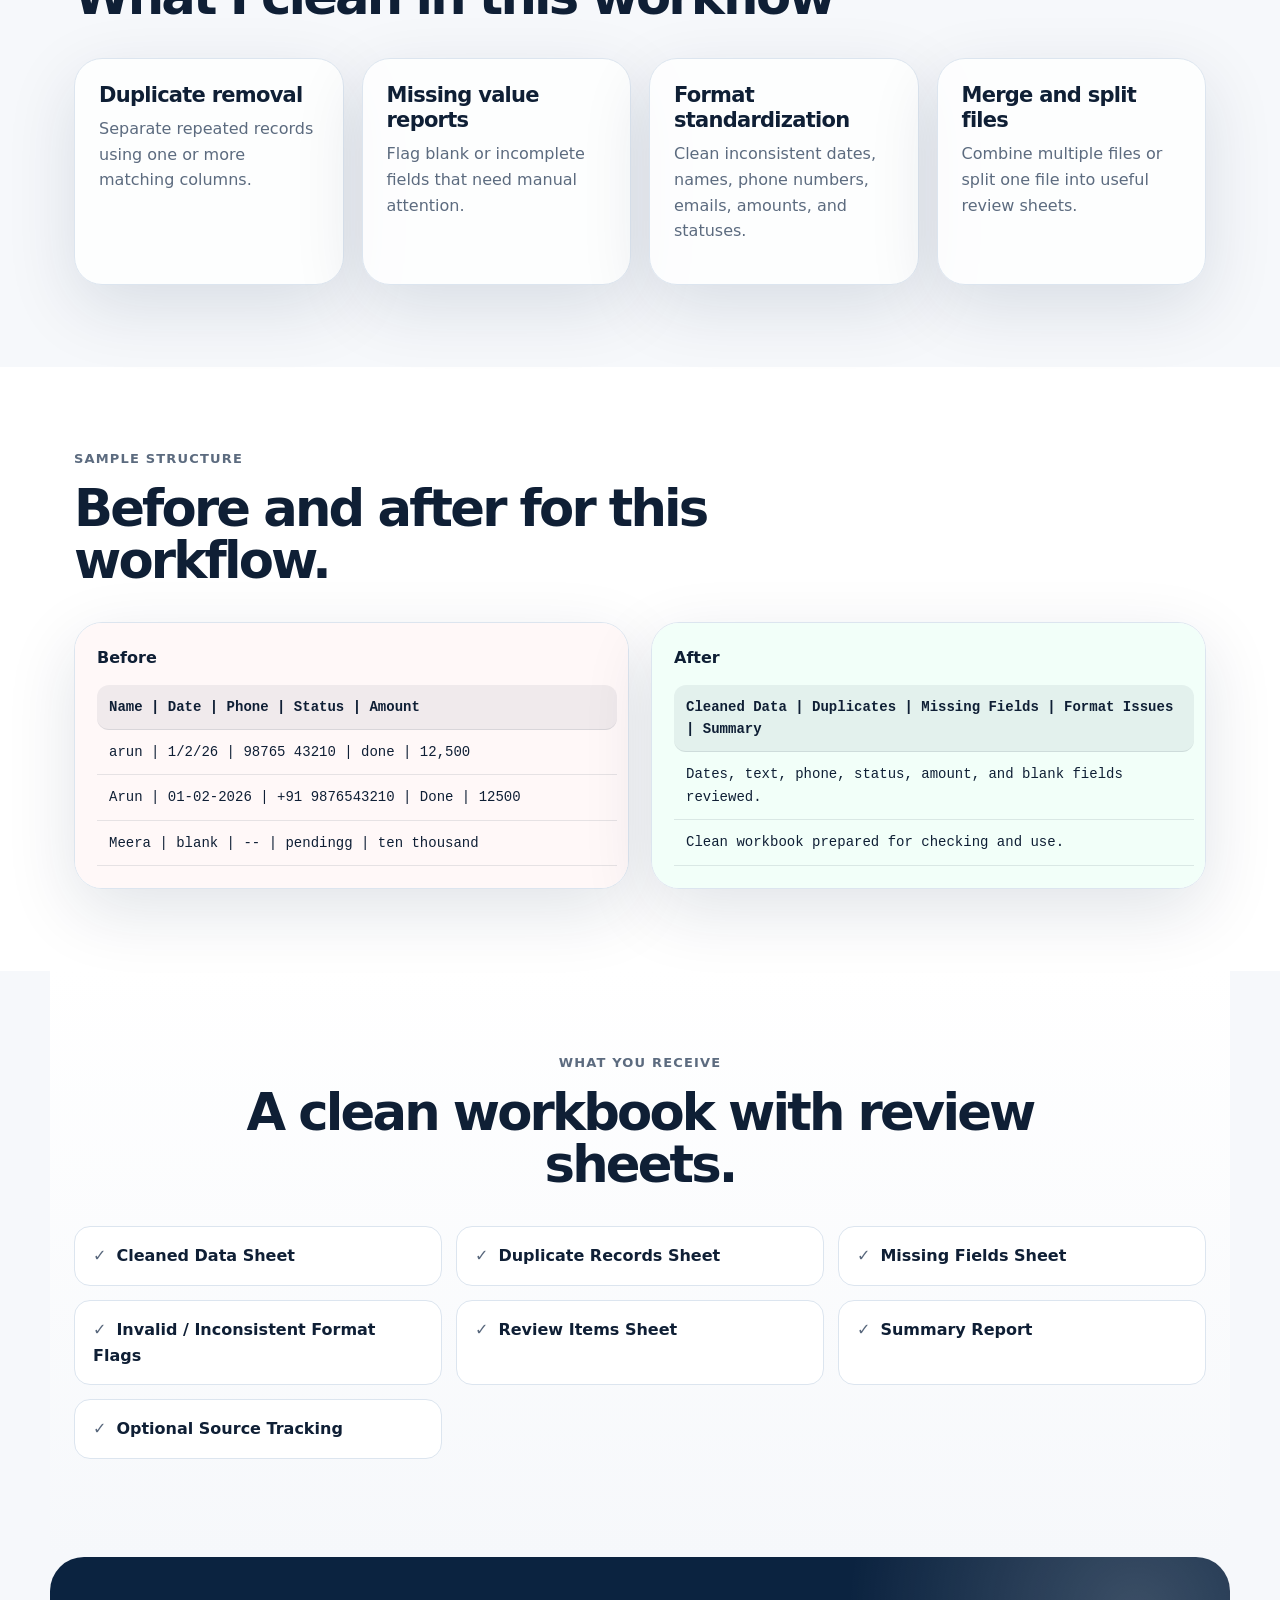
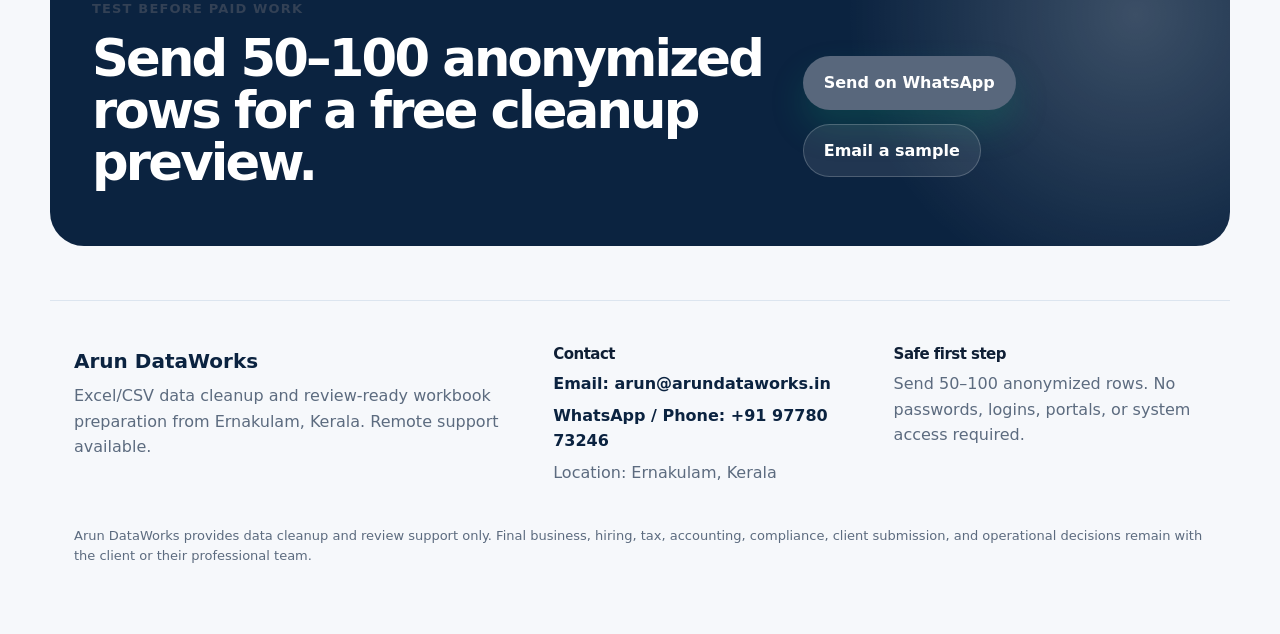
<file: general-cleanup.html>
<!DOCTYPE html>
<html lang="en">
<head>
  <meta charset="UTF-8" />
  <meta name="viewport" content="width=device-width, initial-scale=1.0" />
  <meta name="description" content="One-off messy Excel/CSV files cleaned, merged, formatted, flagged, and prepared into review-ready workbooks." />
  <title>General Excel/CSV Cleanup | Arun DataWorks</title>
  <link rel="stylesheet" href="style.css" />
</head>
<body class="service-page general">
  
<header class="site-header">
  <nav class="nav" aria-label="Main navigation">
    <a class="brand" href="index.html" aria-label="Arun DataWorks home">
      <span class="brand-mark">AD</span>
      <span class="brand-text">Arun DataWorks</span>
    </a>

    <div class="nav-links">
      <div class="nav-dropdown">
        <button class="nav-link dropdown-trigger" type="button" aria-label="Open service areas">
          Who We Help <span aria-hidden="true">▾</span>
        </button>
        <div class="mega-menu" aria-label="Service areas">
          <a href="recruitment.html" class=""><span>Recruitment teams</span><small>Candidate trackers & portal exports</small></a>
<a href="accounting.html" class=""><span>CA / accounting firms</span><small>Registers, ledgers & bank CSVs</small></a>
<a href="ecommerce.html" class=""><span>Ecommerce teams</span><small>SKU, product & inventory files</small></a>
<a href="lead-lists.html" class=""><span>Sales / lead lists</span><small>CRM exports & follow-up sheets</small></a>
<a href="general-cleanup.html" class="active"><span>General cleanup</span><small>One-off messy Excel/CSV files</small></a>
        </div>
      </div>
      <a class="nav-link" href="index.html#sample">Sample</a>
      <a class="nav-link" href="index.html#process">Process</a>
      <a class="nav-link" href="index.html#pricing">Pricing</a>
      <a class="nav-link" href="index.html#faq">FAQ</a>
      <a class="nav-cta" href="https://wa.me/919778073246">Send a sample</a>
    </div>
  </nav>
</header>

  <main>
    
<section class="service-hero-block">
  <div class="service-hero-inner">
    <div class="hero-copy">
      <p class="eyebrow">For one-off messy business spreadsheets</p>
      <h1>General Excel/CSV Cleanup</h1>
      <p class="hero-subtitle">Clean, format, merge, split, standardize, and flag messy business spreadsheets into review-ready workbooks.</p>
      <div class="hero-actions">
        <a class="button primary" href="https://wa.me/919778073246">Send sample on WhatsApp</a>
        <a class="button secondary" href="mailto:arun@arundataworks.in">Email a sample</a>
      </div>
      <p class="trust-note">Start with 50–100 anonymized rows. No passwords, logins, portals, or system access required.</p>
    </div>
    <aside class="service-visual">
      <p>Workflow focus</p>
      <div class="focus-chips"><span>Duplicate removal</span>
<span>Format cleanup</span>
<span>Merge / split</span>
<span>Review flags</span></div>
    </aside>
  </div>
</section>

<section class="section split-section">
  <div>
    <p class="eyebrow">Who this helps</p>
    <h2>Small businesses, teams, freelancers, and operators with messy spreadsheets that need cleanup before review or use.</h2>
  </div>
  <div class="explain-card">
    <h3>Some files do not fit a niche. They still need clean structure.</h3>
    <p>If your spreadsheet has duplicates, blank fields, inconsistent formats, merged columns, repeated rows, poor headers, or mixed data types, I can turn it into a cleaner workbook your team can review.</p>
    <p class="note">Useful when your file does not fit another category but still needs structured cleanup and review.</p>
  </div>
</section>

<section class="section">
  <div class="section-heading">
    <p class="eyebrow">Files and issues handled</p>
    <h2>What I clean in this workflow</h2>
  </div>
  <div class="input-grid">
    
<article class="input-card">
  <h3>Duplicate removal</h3>
  <p>Separate repeated records using one or more matching columns.</p>
</article>


<article class="input-card">
  <h3>Missing value reports</h3>
  <p>Flag blank or incomplete fields that need manual attention.</p>
</article>


<article class="input-card">
  <h3>Format standardization</h3>
  <p>Clean inconsistent dates, names, phone numbers, emails, amounts, and statuses.</p>
</article>


<article class="input-card">
  <h3>Merge and split files</h3>
  <p>Combine multiple files or split one file into useful review sheets.</p>
</article>

  </div>
</section>

<section class="section sample-section">
  <div class="section-heading">
    <p class="eyebrow">Sample structure</p>
    <h2>Before and after for this workflow.</h2>
  </div>
  <div class="before-after">
    <div class="sheet-card messy">
      <div class="sheet-head">Before</div>
      <div class="sheet-row header">Name | Date | Phone | Status | Amount</div>
<div class="sheet-row">arun | 1/2/26 | 98765 43210 | done | 12,500</div>
<div class="sheet-row">Arun | 01-02-2026 | +91 9876543210 | Done | 12500</div>
<div class="sheet-row">Meera | blank | -- | pendingg | ten thousand</div>
    </div>
    <div class="sheet-card clean">
      <div class="sheet-head">After</div>
      <div class="sheet-row header">Cleaned Data | Duplicates | Missing Fields | Format Issues | Summary</div>
<div class="sheet-row">Dates, text, phone, status, amount, and blank fields reviewed.</div>
<div class="sheet-row">Clean workbook prepared for checking and use.</div>
    </div>
  </div>
</section>

<section class="section output-section">
  <div class="section-heading centered">
    <p class="eyebrow">What you receive</p>
    <h2>A clean workbook with review sheets.</h2>
  </div>
  <ul class="output-list">
    <li>Cleaned Data Sheet</li>
<li>Duplicate Records Sheet</li>
<li>Missing Fields Sheet</li>
<li>Invalid / Inconsistent Format Flags</li>
<li>Review Items Sheet</li>
<li>Summary Report</li>
<li>Optional Source Tracking</li>
  </ul>
</section>

<section class="final-cta">
  <div>
    <p class="eyebrow">Test before paid work</p>
    <h2>Send 50–100 anonymized rows for a free cleanup preview.</h2>
  </div>
  <div class="hero-actions">
    <a class="button primary" href="https://wa.me/919778073246">Send on WhatsApp</a>
    <a class="button secondary dark" href="mailto:arun@arundataworks.in">Email a sample</a>
  </div>
</section>

  </main>
  
<footer class="footer">
  <div class="footer-grid">
    <div>
      <a class="footer-brand" href="index.html">Arun DataWorks</a>
      <p>Excel/CSV data cleanup and review-ready workbook preparation from Ernakulam, Kerala. Remote support available.</p>
    </div>
    <div>
      <h3>Contact</h3>
      <a href="mailto:arun@arundataworks.in">Email: arun@arundataworks.in</a>
      <a href="https://wa.me/919778073246">WhatsApp / Phone: +91 97780 73246</a>
      <p>Location: Ernakulam, Kerala</p>
    </div>
    <div>
      <h3>Safe first step</h3>
      <p>Send 50–100 anonymized rows. No passwords, logins, portals, or system access required.</p>
    </div>
  </div>
  <p class="disclaimer">Arun DataWorks provides data cleanup and review support only. Final business, hiring, tax, accounting, compliance, client submission, and operational decisions remain with the client or their professional team.</p>
</footer>

</body>
</html>
</file>
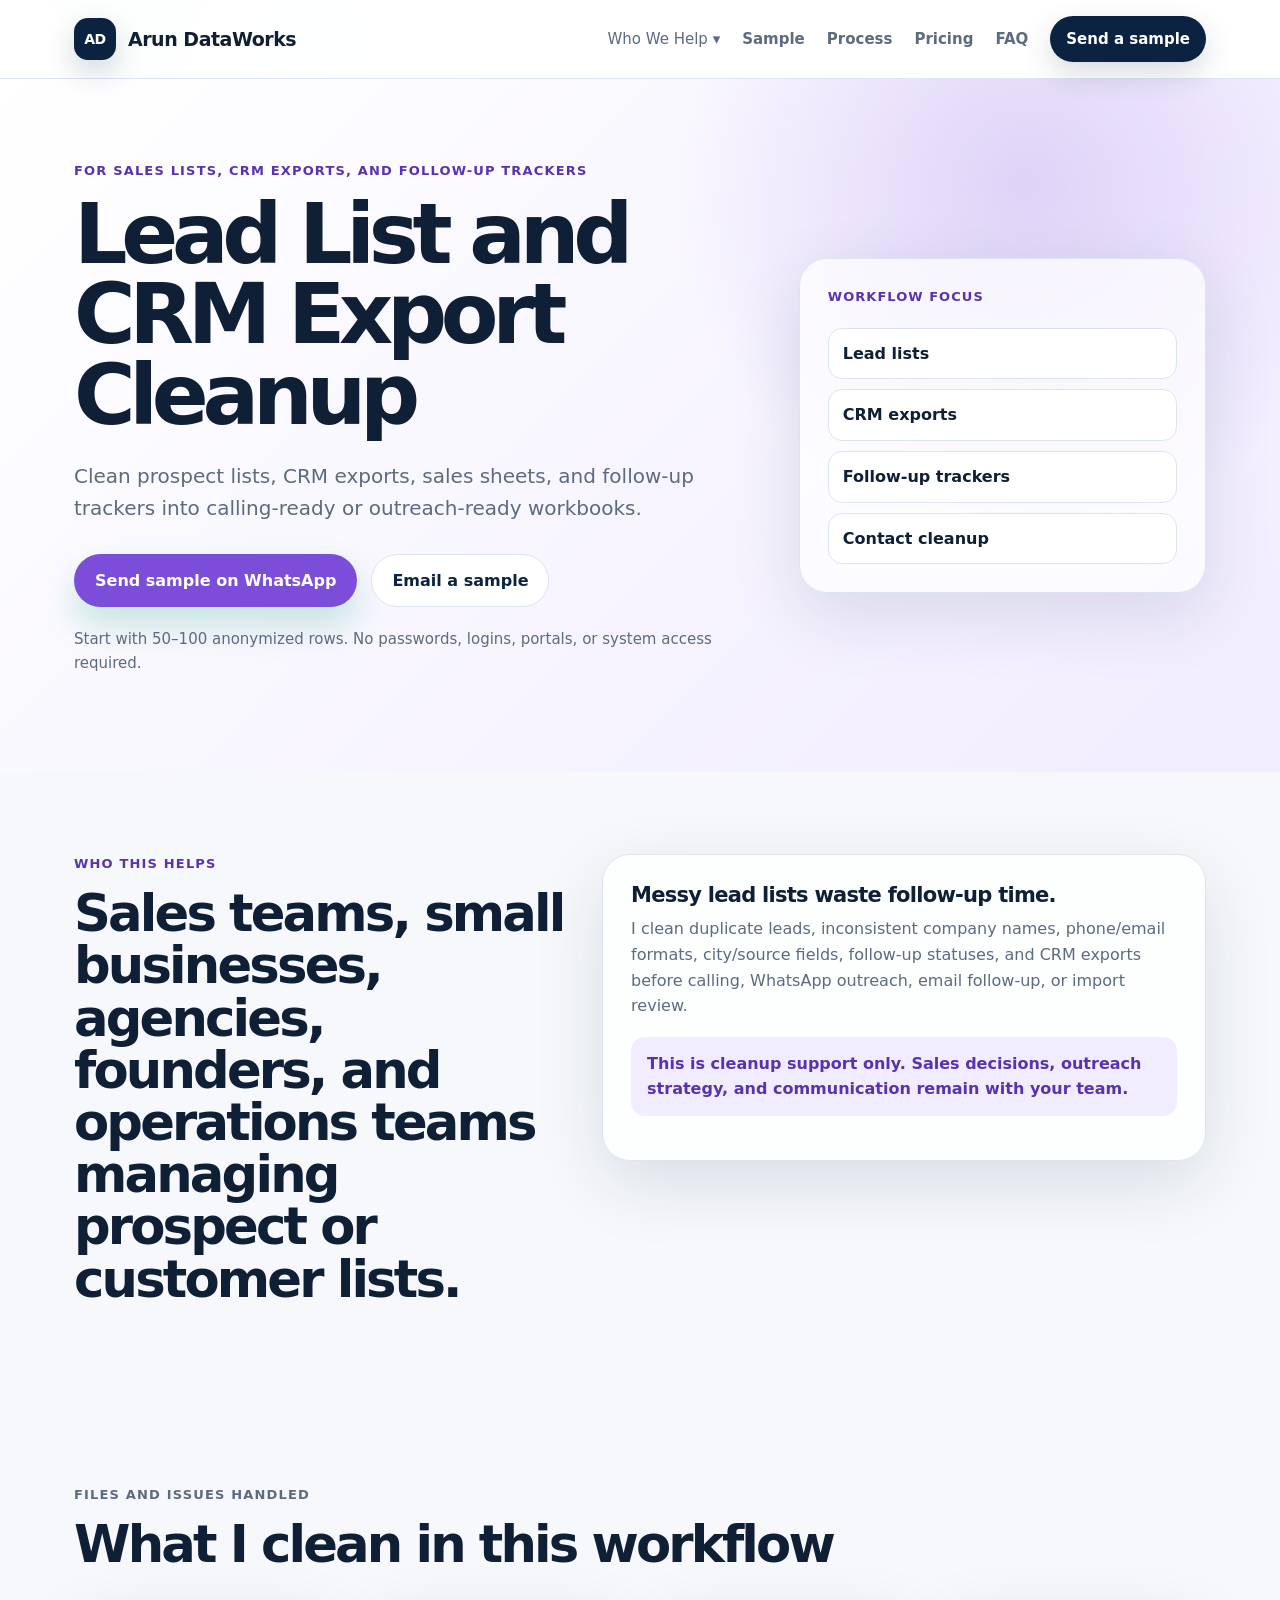
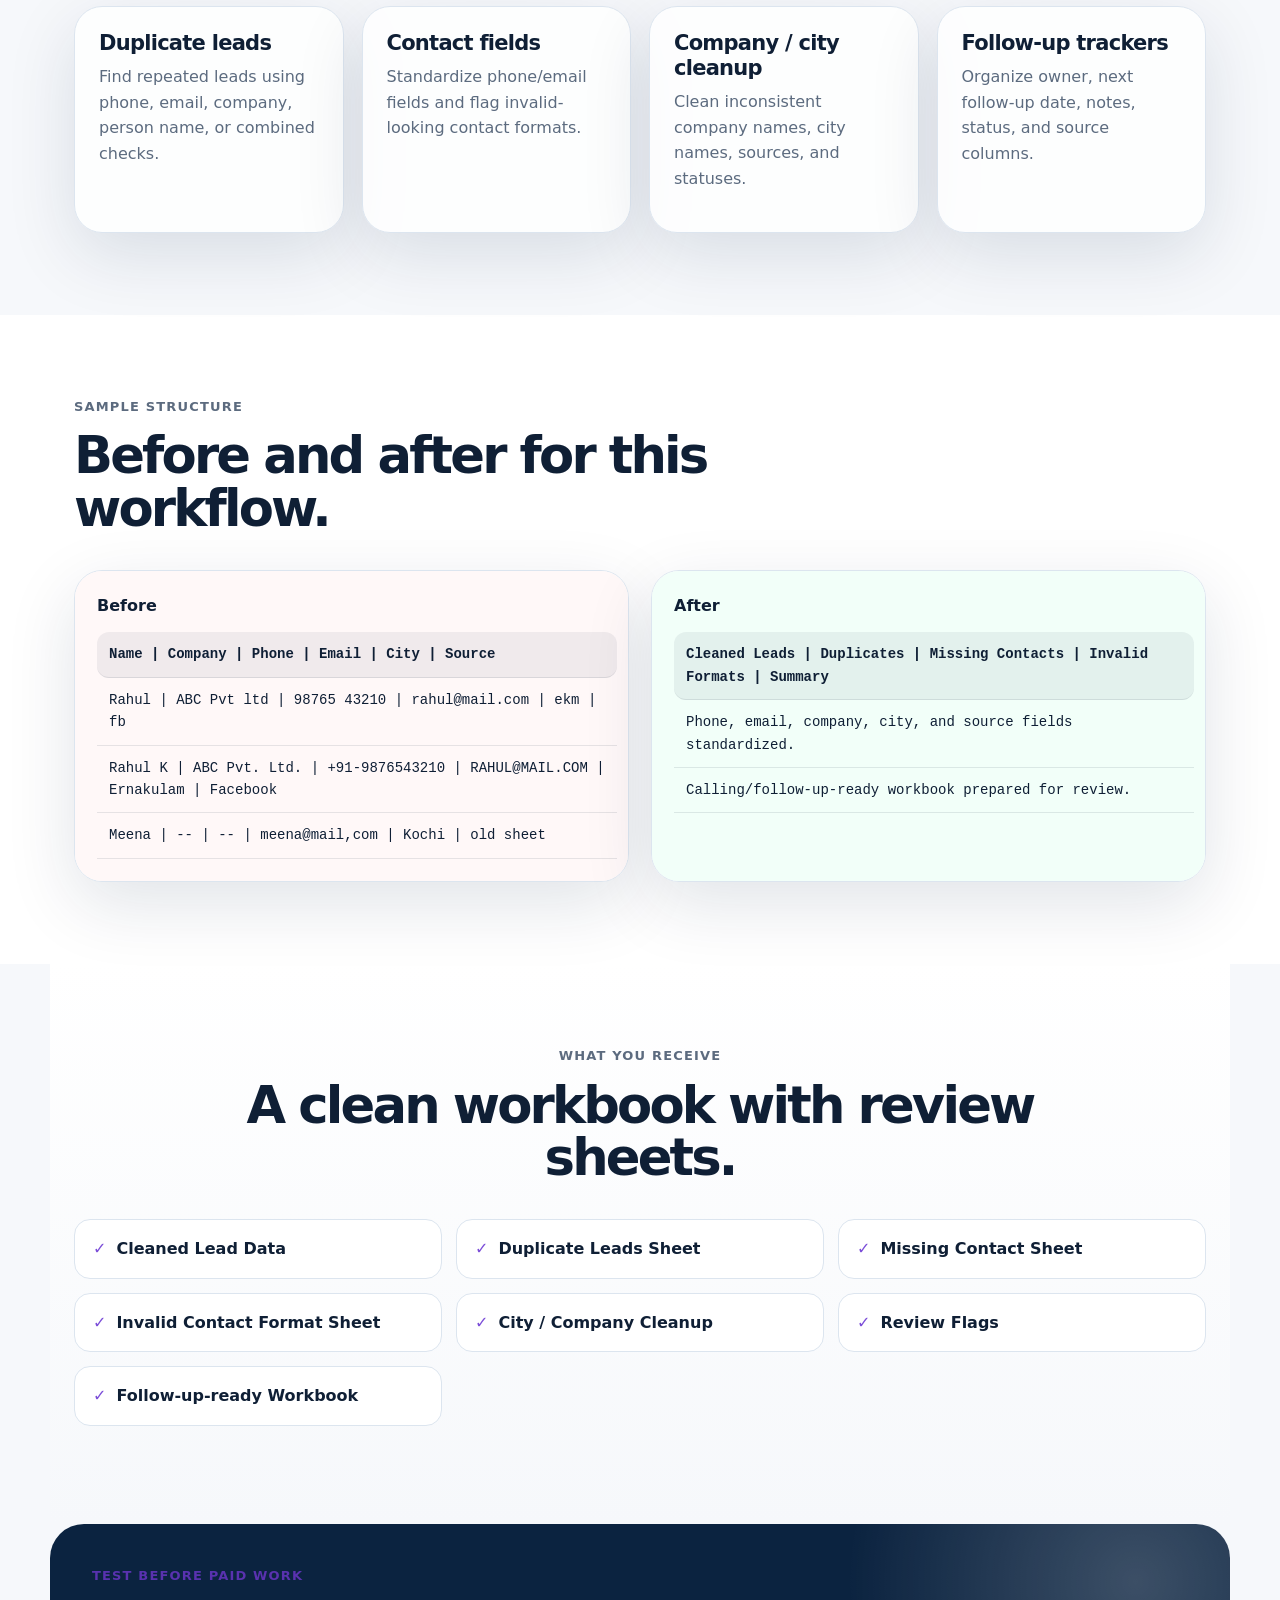
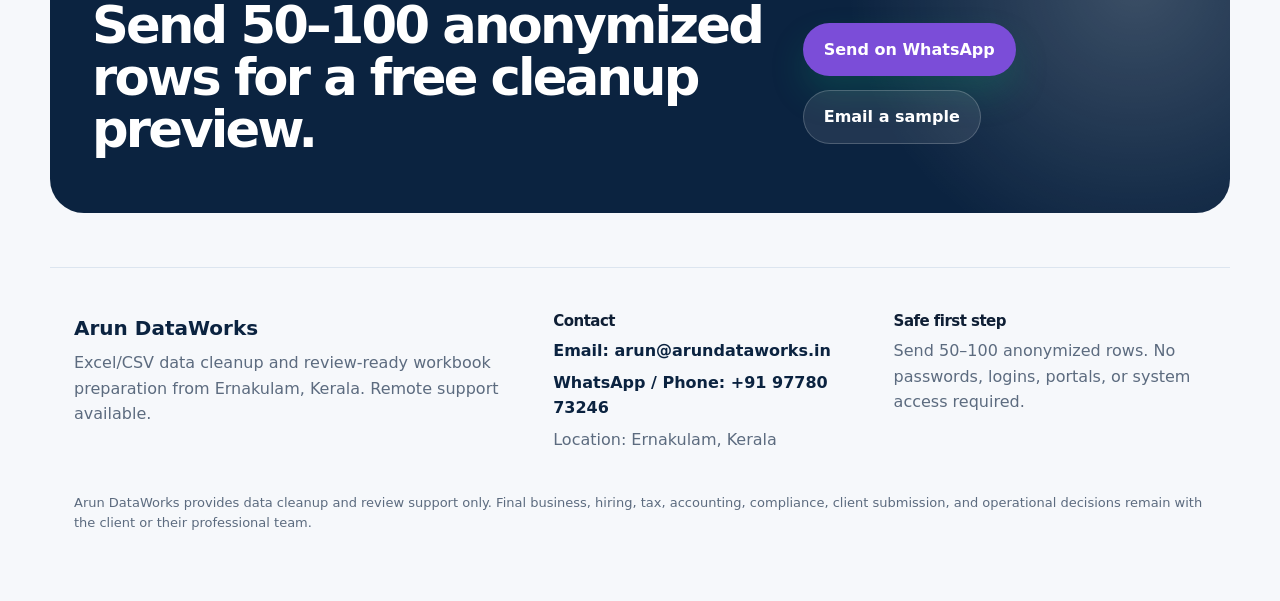
<file: lead-lists.html>
<!DOCTYPE html>
<html lang="en">
<head>
  <meta charset="UTF-8" />
  <meta name="viewport" content="width=device-width, initial-scale=1.0" />
  <meta name="description" content="Lead lists, CRM exports, prospect sheets, and follow-up trackers cleaned into calling-ready workbooks." />
  <title>Lead List / CRM Cleanup | Arun DataWorks</title>
  <link rel="stylesheet" href="style.css" />
</head>
<body class="service-page leads">
  
<header class="site-header">
  <nav class="nav" aria-label="Main navigation">
    <a class="brand" href="index.html" aria-label="Arun DataWorks home">
      <span class="brand-mark">AD</span>
      <span class="brand-text">Arun DataWorks</span>
    </a>

    <div class="nav-links">
      <div class="nav-dropdown">
        <button class="nav-link dropdown-trigger" type="button" aria-label="Open service areas">
          Who We Help <span aria-hidden="true">▾</span>
        </button>
        <div class="mega-menu" aria-label="Service areas">
          <a href="recruitment.html" class=""><span>Recruitment teams</span><small>Candidate trackers & portal exports</small></a>
<a href="accounting.html" class=""><span>CA / accounting firms</span><small>Registers, ledgers & bank CSVs</small></a>
<a href="ecommerce.html" class=""><span>Ecommerce teams</span><small>SKU, product & inventory files</small></a>
<a href="lead-lists.html" class="active"><span>Sales / lead lists</span><small>CRM exports & follow-up sheets</small></a>
<a href="general-cleanup.html" class=""><span>General cleanup</span><small>One-off messy Excel/CSV files</small></a>
        </div>
      </div>
      <a class="nav-link" href="index.html#sample">Sample</a>
      <a class="nav-link" href="index.html#process">Process</a>
      <a class="nav-link" href="index.html#pricing">Pricing</a>
      <a class="nav-link" href="index.html#faq">FAQ</a>
      <a class="nav-cta" href="https://wa.me/919778073246">Send a sample</a>
    </div>
  </nav>
</header>

  <main>
    
<section class="service-hero-block">
  <div class="service-hero-inner">
    <div class="hero-copy">
      <p class="eyebrow">For sales lists, CRM exports, and follow-up trackers</p>
      <h1>Lead List and CRM Export Cleanup</h1>
      <p class="hero-subtitle">Clean prospect lists, CRM exports, sales sheets, and follow-up trackers into calling-ready or outreach-ready workbooks.</p>
      <div class="hero-actions">
        <a class="button primary" href="https://wa.me/919778073246">Send sample on WhatsApp</a>
        <a class="button secondary" href="mailto:arun@arundataworks.in">Email a sample</a>
      </div>
      <p class="trust-note">Start with 50–100 anonymized rows. No passwords, logins, portals, or system access required.</p>
    </div>
    <aside class="service-visual">
      <p>Workflow focus</p>
      <div class="focus-chips"><span>Lead lists</span>
<span>CRM exports</span>
<span>Follow-up trackers</span>
<span>Contact cleanup</span></div>
    </aside>
  </div>
</section>

<section class="section split-section">
  <div>
    <p class="eyebrow">Who this helps</p>
    <h2>Sales teams, small businesses, agencies, founders, and operations teams managing prospect or customer lists.</h2>
  </div>
  <div class="explain-card">
    <h3>Messy lead lists waste follow-up time.</h3>
    <p>I clean duplicate leads, inconsistent company names, phone/email formats, city/source fields, follow-up statuses, and CRM exports before calling, WhatsApp outreach, email follow-up, or import review.</p>
    <p class="note">This is cleanup support only. Sales decisions, outreach strategy, and communication remain with your team.</p>
  </div>
</section>

<section class="section">
  <div class="section-heading">
    <p class="eyebrow">Files and issues handled</p>
    <h2>What I clean in this workflow</h2>
  </div>
  <div class="input-grid">
    
<article class="input-card">
  <h3>Duplicate leads</h3>
  <p>Find repeated leads using phone, email, company, person name, or combined checks.</p>
</article>


<article class="input-card">
  <h3>Contact fields</h3>
  <p>Standardize phone/email fields and flag invalid-looking contact formats.</p>
</article>


<article class="input-card">
  <h3>Company / city cleanup</h3>
  <p>Clean inconsistent company names, city names, sources, and statuses.</p>
</article>


<article class="input-card">
  <h3>Follow-up trackers</h3>
  <p>Organize owner, next follow-up date, notes, status, and source columns.</p>
</article>

  </div>
</section>

<section class="section sample-section">
  <div class="section-heading">
    <p class="eyebrow">Sample structure</p>
    <h2>Before and after for this workflow.</h2>
  </div>
  <div class="before-after">
    <div class="sheet-card messy">
      <div class="sheet-head">Before</div>
      <div class="sheet-row header">Name | Company | Phone | Email | City | Source</div>
<div class="sheet-row">Rahul | ABC Pvt ltd | 98765 43210 | rahul@mail.com | ekm | fb</div>
<div class="sheet-row">Rahul K | ABC Pvt. Ltd. | +91-9876543210 | RAHUL@MAIL.COM | Ernakulam | Facebook</div>
<div class="sheet-row">Meena | -- | -- | meena@mail,com | Kochi | old sheet</div>
    </div>
    <div class="sheet-card clean">
      <div class="sheet-head">After</div>
      <div class="sheet-row header">Cleaned Leads | Duplicates | Missing Contacts | Invalid Formats | Summary</div>
<div class="sheet-row">Phone, email, company, city, and source fields standardized.</div>
<div class="sheet-row">Calling/follow-up-ready workbook prepared for review.</div>
    </div>
  </div>
</section>

<section class="section output-section">
  <div class="section-heading centered">
    <p class="eyebrow">What you receive</p>
    <h2>A clean workbook with review sheets.</h2>
  </div>
  <ul class="output-list">
    <li>Cleaned Lead Data</li>
<li>Duplicate Leads Sheet</li>
<li>Missing Contact Sheet</li>
<li>Invalid Contact Format Sheet</li>
<li>City / Company Cleanup</li>
<li>Review Flags</li>
<li>Follow-up-ready Workbook</li>
  </ul>
</section>

<section class="final-cta">
  <div>
    <p class="eyebrow">Test before paid work</p>
    <h2>Send 50–100 anonymized rows for a free cleanup preview.</h2>
  </div>
  <div class="hero-actions">
    <a class="button primary" href="https://wa.me/919778073246">Send on WhatsApp</a>
    <a class="button secondary dark" href="mailto:arun@arundataworks.in">Email a sample</a>
  </div>
</section>

  </main>
  
<footer class="footer">
  <div class="footer-grid">
    <div>
      <a class="footer-brand" href="index.html">Arun DataWorks</a>
      <p>Excel/CSV data cleanup and review-ready workbook preparation from Ernakulam, Kerala. Remote support available.</p>
    </div>
    <div>
      <h3>Contact</h3>
      <a href="mailto:arun@arundataworks.in">Email: arun@arundataworks.in</a>
      <a href="https://wa.me/919778073246">WhatsApp / Phone: +91 97780 73246</a>
      <p>Location: Ernakulam, Kerala</p>
    </div>
    <div>
      <h3>Safe first step</h3>
      <p>Send 50–100 anonymized rows. No passwords, logins, portals, or system access required.</p>
    </div>
  </div>
  <p class="disclaimer">Arun DataWorks provides data cleanup and review support only. Final business, hiring, tax, accounting, compliance, client submission, and operational decisions remain with the client or their professional team.</p>
</footer>

</body>
</html>
</file>
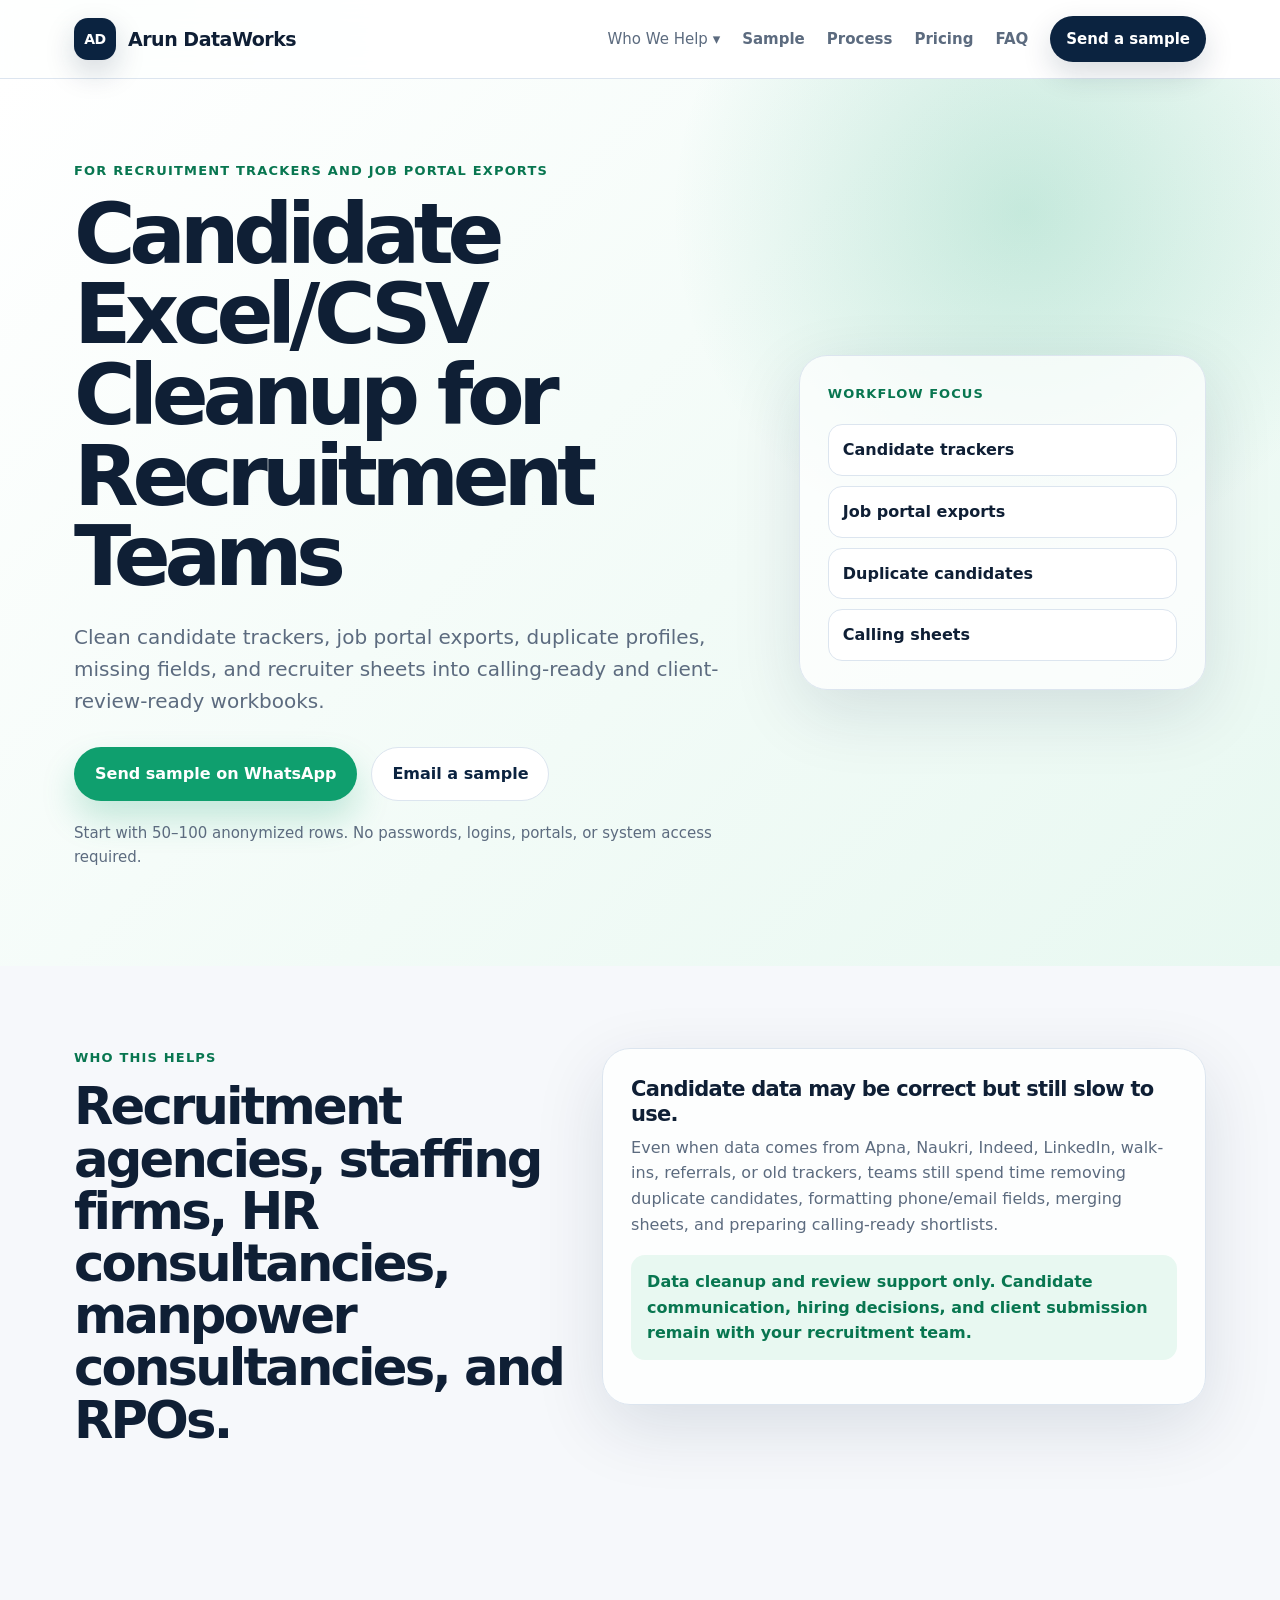
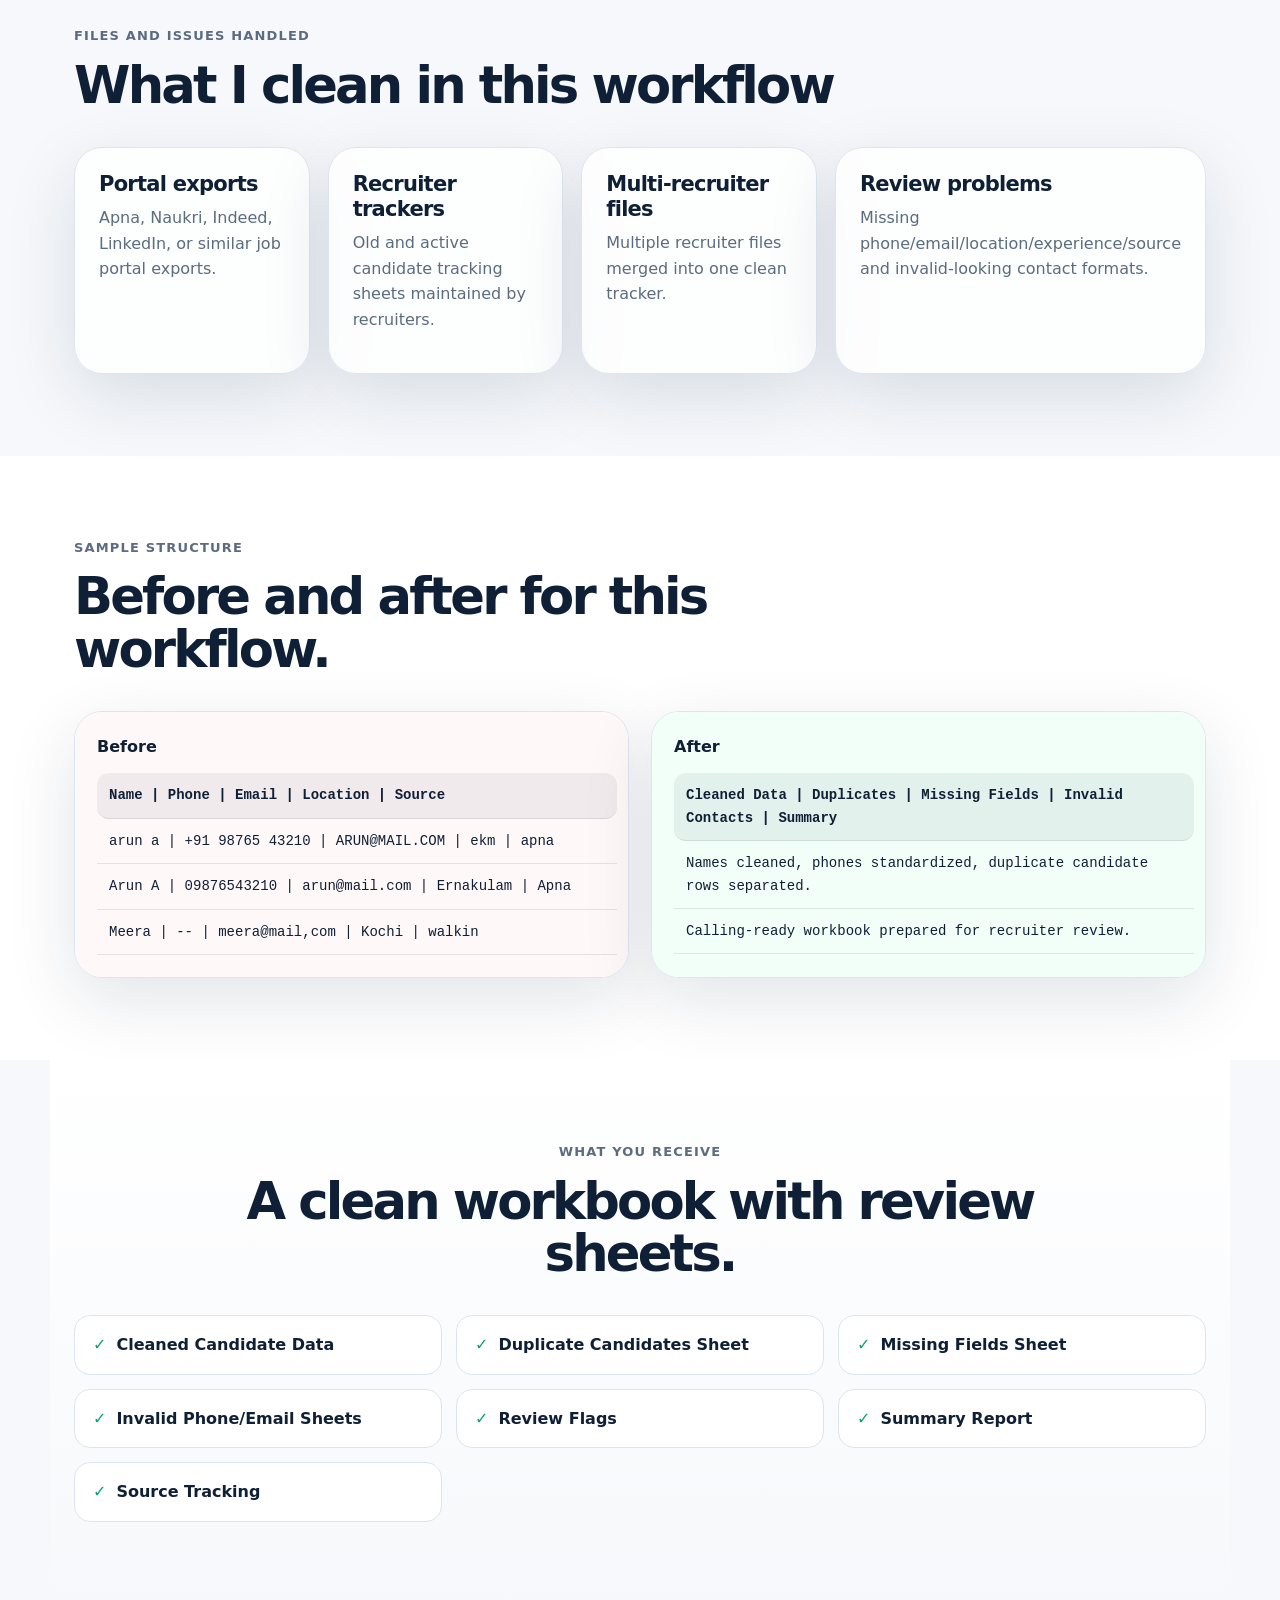
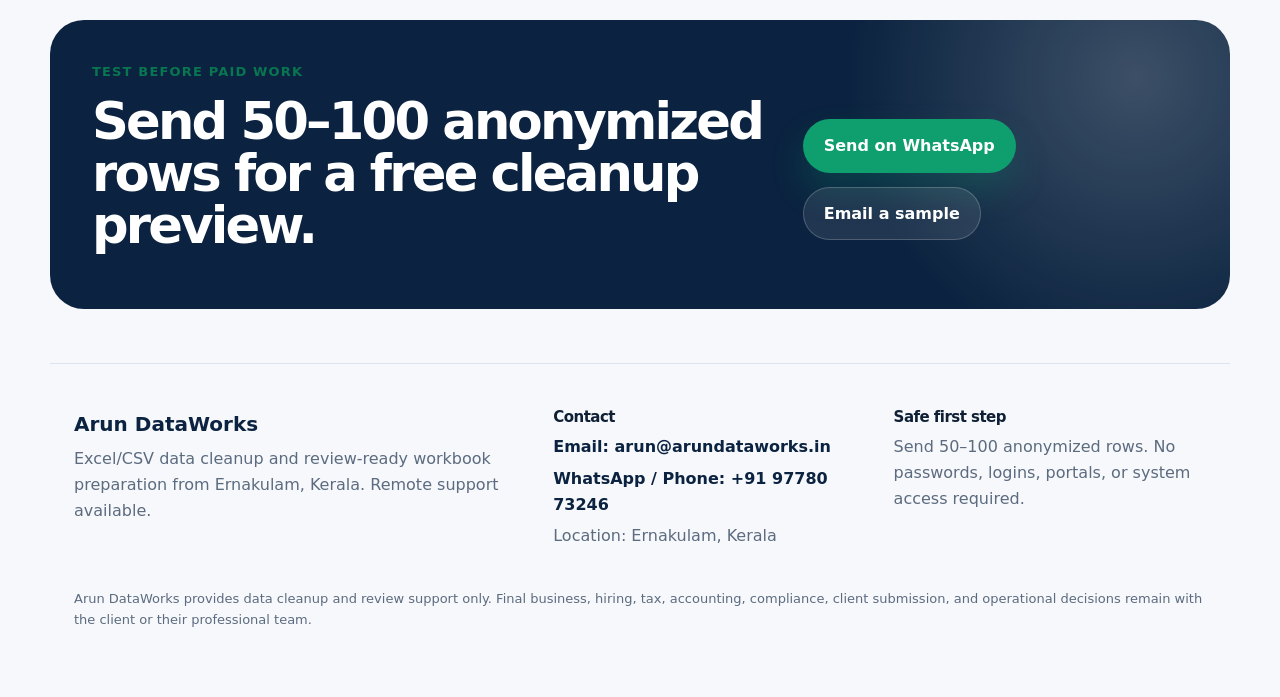
<file: recruitment.html>
<!DOCTYPE html>
<html lang="en">
<head>
  <meta charset="UTF-8" />
  <meta name="viewport" content="width=device-width, initial-scale=1.0" />
  <meta name="description" content="Candidate trackers, job portal exports, and recruiter Excel/CSV files cleaned into review-ready workbooks." />
  <title>Recruitment Data Cleanup | Arun DataWorks</title>
  <link rel="stylesheet" href="style.css" />
</head>
<body class="service-page recruitment">
  
<header class="site-header">
  <nav class="nav" aria-label="Main navigation">
    <a class="brand" href="index.html" aria-label="Arun DataWorks home">
      <span class="brand-mark">AD</span>
      <span class="brand-text">Arun DataWorks</span>
    </a>

    <div class="nav-links">
      <div class="nav-dropdown">
        <button class="nav-link dropdown-trigger" type="button" aria-label="Open service areas">
          Who We Help <span aria-hidden="true">▾</span>
        </button>
        <div class="mega-menu" aria-label="Service areas">
          <a href="recruitment.html" class="active"><span>Recruitment teams</span><small>Candidate trackers & portal exports</small></a>
<a href="accounting.html" class=""><span>CA / accounting firms</span><small>Registers, ledgers & bank CSVs</small></a>
<a href="ecommerce.html" class=""><span>Ecommerce teams</span><small>SKU, product & inventory files</small></a>
<a href="lead-lists.html" class=""><span>Sales / lead lists</span><small>CRM exports & follow-up sheets</small></a>
<a href="general-cleanup.html" class=""><span>General cleanup</span><small>One-off messy Excel/CSV files</small></a>
        </div>
      </div>
      <a class="nav-link" href="index.html#sample">Sample</a>
      <a class="nav-link" href="index.html#process">Process</a>
      <a class="nav-link" href="index.html#pricing">Pricing</a>
      <a class="nav-link" href="index.html#faq">FAQ</a>
      <a class="nav-cta" href="https://wa.me/919778073246">Send a sample</a>
    </div>
  </nav>
</header>

  <main>
    
<section class="service-hero-block">
  <div class="service-hero-inner">
    <div class="hero-copy">
      <p class="eyebrow">For recruitment trackers and job portal exports</p>
      <h1>Candidate Excel/CSV Cleanup for Recruitment Teams</h1>
      <p class="hero-subtitle">Clean candidate trackers, job portal exports, duplicate profiles, missing fields, and recruiter sheets into calling-ready and client-review-ready workbooks.</p>
      <div class="hero-actions">
        <a class="button primary" href="https://wa.me/919778073246">Send sample on WhatsApp</a>
        <a class="button secondary" href="mailto:arun@arundataworks.in">Email a sample</a>
      </div>
      <p class="trust-note">Start with 50–100 anonymized rows. No passwords, logins, portals, or system access required.</p>
    </div>
    <aside class="service-visual">
      <p>Workflow focus</p>
      <div class="focus-chips"><span>Candidate trackers</span>
<span>Job portal exports</span>
<span>Duplicate candidates</span>
<span>Calling sheets</span></div>
    </aside>
  </div>
</section>

<section class="section split-section">
  <div>
    <p class="eyebrow">Who this helps</p>
    <h2>Recruitment agencies, staffing firms, HR consultancies, manpower consultancies, and RPOs.</h2>
  </div>
  <div class="explain-card">
    <h3>Candidate data may be correct but still slow to use.</h3>
    <p>Even when data comes from Apna, Naukri, Indeed, LinkedIn, walk-ins, referrals, or old trackers, teams still spend time removing duplicate candidates, formatting phone/email fields, merging sheets, and preparing calling-ready shortlists.</p>
    <p class="note">Data cleanup and review support only. Candidate communication, hiring decisions, and client submission remain with your recruitment team.</p>
  </div>
</section>

<section class="section">
  <div class="section-heading">
    <p class="eyebrow">Files and issues handled</p>
    <h2>What I clean in this workflow</h2>
  </div>
  <div class="input-grid">
    
<article class="input-card">
  <h3>Portal exports</h3>
  <p>Apna, Naukri, Indeed, LinkedIn, or similar job portal exports.</p>
</article>


<article class="input-card">
  <h3>Recruiter trackers</h3>
  <p>Old and active candidate tracking sheets maintained by recruiters.</p>
</article>


<article class="input-card">
  <h3>Multi-recruiter files</h3>
  <p>Multiple recruiter files merged into one clean tracker.</p>
</article>


<article class="input-card">
  <h3>Review problems</h3>
  <p>Missing phone/email/location/experience/source and invalid-looking contact formats.</p>
</article>

  </div>
</section>

<section class="section sample-section">
  <div class="section-heading">
    <p class="eyebrow">Sample structure</p>
    <h2>Before and after for this workflow.</h2>
  </div>
  <div class="before-after">
    <div class="sheet-card messy">
      <div class="sheet-head">Before</div>
      <div class="sheet-row header">Name | Phone | Email | Location | Source</div>
<div class="sheet-row">arun a | +91 98765 43210 | ARUN@MAIL.COM | ekm | apna</div>
<div class="sheet-row">Arun A | 09876543210 | arun@mail.com | Ernakulam | Apna</div>
<div class="sheet-row">Meera | -- | meera@mail,com | Kochi | walkin</div>
    </div>
    <div class="sheet-card clean">
      <div class="sheet-head">After</div>
      <div class="sheet-row header">Cleaned Data | Duplicates | Missing Fields | Invalid Contacts | Summary</div>
<div class="sheet-row">Names cleaned, phones standardized, duplicate candidate rows separated.</div>
<div class="sheet-row">Calling-ready workbook prepared for recruiter review.</div>
    </div>
  </div>
</section>

<section class="section output-section">
  <div class="section-heading centered">
    <p class="eyebrow">What you receive</p>
    <h2>A clean workbook with review sheets.</h2>
  </div>
  <ul class="output-list">
    <li>Cleaned Candidate Data</li>
<li>Duplicate Candidates Sheet</li>
<li>Missing Fields Sheet</li>
<li>Invalid Phone/Email Sheets</li>
<li>Review Flags</li>
<li>Summary Report</li>
<li>Source Tracking</li>
  </ul>
</section>

<section class="final-cta">
  <div>
    <p class="eyebrow">Test before paid work</p>
    <h2>Send 50–100 anonymized rows for a free cleanup preview.</h2>
  </div>
  <div class="hero-actions">
    <a class="button primary" href="https://wa.me/919778073246">Send on WhatsApp</a>
    <a class="button secondary dark" href="mailto:arun@arundataworks.in">Email a sample</a>
  </div>
</section>

  </main>
  
<footer class="footer">
  <div class="footer-grid">
    <div>
      <a class="footer-brand" href="index.html">Arun DataWorks</a>
      <p>Excel/CSV data cleanup and review-ready workbook preparation from Ernakulam, Kerala. Remote support available.</p>
    </div>
    <div>
      <h3>Contact</h3>
      <a href="mailto:arun@arundataworks.in">Email: arun@arundataworks.in</a>
      <a href="https://wa.me/919778073246">WhatsApp / Phone: +91 97780 73246</a>
      <p>Location: Ernakulam, Kerala</p>
    </div>
    <div>
      <h3>Safe first step</h3>
      <p>Send 50–100 anonymized rows. No passwords, logins, portals, or system access required.</p>
    </div>
  </div>
  <p class="disclaimer">Arun DataWorks provides data cleanup and review support only. Final business, hiring, tax, accounting, compliance, client submission, and operational decisions remain with the client or their professional team.</p>
</footer>

</body>
</html>
</file>
<file: style.css>
:root {
  --bg: #f6f8fb;
  --surface: #ffffff;
  --text: #0f1f35;
  --muted: #5c6b7f;
  --border: #dce5ef;
  --navy: #0b2340;
  --accent: #0f9f6e;
  --accent-soft: #e8f8f1;
  --accent-dark: #087650;
  --shadow: 0 22px 70px rgba(11, 35, 64, 0.12);
  --radius: 28px;
}

body.recruitment { --accent: #0f9f6e; --accent-soft: #e8f8f1; --accent-dark: #087650; }
body.accounting { --accent: #2472d9; --accent-soft: #eaf2ff; --accent-dark: #1653a4; }
body.ecommerce { --accent: #e88722; --accent-soft: #fff3e5; --accent-dark: #b85f08; }
body.leads { --accent: #7b4dd8; --accent-soft: #f1ecff; --accent-dark: #5932af; }
body.general { --accent: #58677c; --accent-soft: #eef2f6; --accent-dark: #334155; }

* { box-sizing: border-box; }

html { scroll-behavior: smooth; }

body {
  margin: 0;
  font-family: Inter, ui-sans-serif, system-ui, -apple-system, BlinkMacSystemFont, "Segoe UI", Arial, sans-serif;
  color: var(--text);
  background:
    radial-gradient(circle at 10% 0%, rgba(15, 159, 110, 0.08), transparent 24rem),
    linear-gradient(180deg, #ffffff 0%, var(--bg) 42rem);
  line-height: 1.6;
}

a { color: inherit; text-decoration: none; }

.site-header {
  position: sticky;
  top: 0;
  z-index: 50;
  background: rgba(255,255,255,.88);
  border-bottom: 1px solid var(--border);
  backdrop-filter: blur(16px);
}

.nav {
  max-width: 1180px;
  margin: 0 auto;
  padding: 16px 24px;
  display: flex;
  align-items: center;
  justify-content: space-between;
  gap: 26px;
}

.brand {
  display: flex;
  align-items: center;
  gap: 12px;
  font-weight: 850;
  letter-spacing: -0.03em;
}

.brand-mark {
  width: 42px;
  height: 42px;
  display: grid;
  place-items: center;
  border-radius: 14px;
  background: var(--navy);
  color: #fff;
  font-size: 14px;
  box-shadow: 0 12px 30px rgba(11,35,64,.18);
}

.brand-text { font-size: 19px; }

.nav-links {
  display: flex;
  align-items: center;
  gap: 22px;
  color: var(--muted);
  font-size: 15px;
}

.nav-link {
  padding: 10px 0;
  font-weight: 650;
}

.nav-link:hover { color: var(--text); }

.nav-cta {
  padding: 11px 16px;
  border-radius: 999px;
  background: var(--navy);
  color: #fff;
  font-weight: 800;
  box-shadow: 0 12px 30px rgba(11,35,64,.16);
}

.nav-dropdown {
  position: relative;
}

.dropdown-trigger {
  appearance: none;
  border: 0;
  background: transparent;
  color: var(--muted);
  cursor: pointer;
  font: inherit;
}

.mega-menu {
  position: absolute;
  top: 44px;
  right: -120px;
  width: 390px;
  padding: 12px;
  display: grid;
  gap: 6px;
  background: #fff;
  border: 1px solid var(--border);
  border-radius: 22px;
  box-shadow: var(--shadow);
  opacity: 0;
  transform: translateY(8px);
  visibility: hidden;
  pointer-events: none;
  transition: .16s ease;
}

.nav-dropdown:hover .mega-menu,
.nav-dropdown:focus-within .mega-menu {
  opacity: 1;
  transform: translateY(0);
  visibility: visible;
  pointer-events: auto;
}

.mega-menu a {
  display: grid;
  gap: 2px;
  padding: 12px 14px;
  border-radius: 14px;
}

.mega-menu a:hover,
.mega-menu a.active {
  background: var(--accent-soft);
}

.mega-menu span {
  color: var(--text);
  font-weight: 800;
}

.mega-menu small {
  color: var(--muted);
}

.hero,
.section,
.service-hero-block {
  max-width: 1180px;
  margin: 0 auto;
  padding: 82px 24px;
}

.home-hero {
  padding-top: 98px;
}

.hero-inner,
.service-hero-inner {
  display: grid;
  grid-template-columns: minmax(0, 1.25fr) minmax(320px, .75fr);
  gap: 46px;
  align-items: center;
}

.eyebrow {
  margin: 0 0 12px;
  color: var(--accent-dark);
  text-transform: uppercase;
  letter-spacing: .09em;
  font-size: 13px;
  font-weight: 900;
}

h1, h2, h3, p { margin-top: 0; }

h1 {
  margin-bottom: 24px;
  font-size: clamp(44px, 6.9vw, 84px);
  line-height: .96;
  letter-spacing: -.075em;
}

h2 {
  margin-bottom: 16px;
  font-size: clamp(30px, 4vw, 52px);
  line-height: 1.02;
  letter-spacing: -.055em;
}

h3 {
  margin-bottom: 8px;
  font-size: 21px;
  line-height: 1.2;
  letter-spacing: -.035em;
}

.hero-subtitle {
  max-width: 770px;
  color: var(--muted);
  font-size: 20px;
}

.hero-actions {
  display: flex;
  flex-wrap: wrap;
  gap: 14px;
  margin-top: 30px;
}

.button {
  display: inline-flex;
  justify-content: center;
  align-items: center;
  min-height: 50px;
  padding: 13px 20px;
  border-radius: 999px;
  border: 1px solid transparent;
  font-weight: 900;
}

.button.primary {
  background: var(--accent);
  color: #fff;
  box-shadow: 0 18px 34px rgba(15,159,110,.22);
}

.button.secondary {
  background: #fff;
  color: var(--navy);
  border-color: var(--border);
}

.button.secondary.dark {
  background: rgba(255,255,255,.09);
  color: #fff;
  border-color: rgba(255,255,255,.20);
}

.trust-note {
  margin-top: 20px;
  color: var(--muted);
  font-size: 15px;
}

.hero-panel,
.service-visual,
.explain-card,
.workflow-card,
.price-card,
.input-card,
.sheet-card,
.process-grid article {
  background: rgba(255,255,255,.82);
  border: 1px solid var(--border);
  border-radius: var(--radius);
  box-shadow: var(--shadow);
}

.hero-panel {
  padding: 26px;
  position: relative;
  overflow: hidden;
}

.hero-panel::before {
  content: "";
  position: absolute;
  inset: -40% -30% auto auto;
  width: 260px;
  height: 260px;
  border-radius: 50%;
  background: var(--accent-soft);
}

.panel-top {
  display: flex;
  gap: 8px;
  margin-bottom: 24px;
}

.panel-top span {
  width: 12px;
  height: 12px;
  border-radius: 999px;
  background: var(--border);
}

.hero-panel h2 {
  position: relative;
  font-size: 28px;
}

.hero-panel p {
  position: relative;
  color: var(--muted);
}

.mini-sheet {
  position: relative;
  display: grid;
  gap: 8px;
  margin: 24px 0;
}

.mini-sheet div {
  padding: 12px;
  border-radius: 12px;
  background: #f7fafc;
  border: 1px solid var(--border);
  font-weight: 800;
}

.trust-strip {
  max-width: 1180px;
  margin: 0 auto;
  padding: 0 24px 44px;
  display: grid;
  grid-template-columns: repeat(4, 1fr);
  gap: 14px;
}

.trust-strip div {
  padding: 18px;
  border-radius: 20px;
  background: #fff;
  border: 1px solid var(--border);
}

.trust-strip strong,
.trust-strip span {
  display: block;
}

.trust-strip span {
  color: var(--muted);
  font-size: 14px;
}

.section-heading {
  max-width: 820px;
  margin-bottom: 36px;
}

.section-heading.centered {
  margin-left: auto;
  margin-right: auto;
  text-align: center;
}

.section-heading p {
  color: var(--muted);
}

.workflow-grid {
  display: grid;
  grid-template-columns: repeat(6, 1fr);
  gap: 18px;
}

.workflow-card {
  min-height: 310px;
  padding: 24px;
  display: flex;
  flex-direction: column;
  transition: .16s ease;
}

.workflow-card:hover {
  transform: translateY(-3px);
  border-color: color-mix(in srgb, var(--accent) 45%, var(--border));
}

.workflow-card:nth-child(1),
.workflow-card:nth-child(2),
.workflow-card:nth-child(3) {
  grid-column: span 2;
}

.workflow-card:nth-child(4),
.workflow-card:nth-child(5) {
  grid-column: span 3;
}

.card-icon {
  width: 42px;
  height: 42px;
  display: grid;
  place-items: center;
  border-radius: 14px;
  margin-bottom: 34px;
  background: var(--accent-soft);
  color: var(--accent-dark);
  font-weight: 900;
}

.card-kicker {
  margin-bottom: 8px;
  color: var(--accent-dark);
  font-size: 13px;
  font-weight: 900;
  text-transform: uppercase;
  letter-spacing: .08em;
}

.workflow-card p:last-child {
  color: var(--muted);
}

.recruitment-card { --accent: #0f9f6e; --accent-soft: #e8f8f1; --accent-dark: #087650; }
.accounting-card { --accent: #2472d9; --accent-soft: #eaf2ff; --accent-dark: #1653a4; }
.ecommerce-card { --accent: #e88722; --accent-soft: #fff3e5; --accent-dark: #b85f08; }
.leads-card { --accent: #7b4dd8; --accent-soft: #f1ecff; --accent-dark: #5932af; }
.general-card { --accent: #58677c; --accent-soft: #eef2f6; --accent-dark: #334155; }

.sample-section {
  max-width: none;
  background: #fff;
  padding-left: calc((100% - 1180px)/2 + 24px);
  padding-right: calc((100% - 1180px)/2 + 24px);
}

.before-after {
  display: grid;
  grid-template-columns: repeat(2, 1fr);
  gap: 22px;
}

.sheet-card {
  padding: 22px;
  overflow: auto;
}

.sheet-head {
  margin-bottom: 14px;
  font-weight: 900;
}

.sheet-row {
  min-width: 520px;
  padding: 11px 12px;
  border-bottom: 1px solid rgba(15,31,53,.10);
  font-family: "SFMono-Regular", Consolas, "Liberation Mono", monospace;
  font-size: 14px;
}

.sheet-row.header {
  border-radius: 12px;
  background: rgba(15,31,53,.06);
  font-weight: 900;
}

.sheet-card.messy { background: #fff8f8; }
.sheet-card.clean { background: #f2fff9; }

.process-section {
  background: linear-gradient(180deg, var(--bg), #fff);
}

.process-grid {
  display: grid;
  grid-template-columns: repeat(3, 1fr);
  gap: 18px;
}

.process-grid article {
  padding: 26px;
}

.process-grid span {
  width: 38px;
  height: 38px;
  display: grid;
  place-items: center;
  margin-bottom: 20px;
  border-radius: 50%;
  background: var(--navy);
  color: #fff;
  font-weight: 900;
}

.process-grid p,
.input-card p,
.price-card p,
.explain-card p {
  color: var(--muted);
}

.pricing-section {
  max-width: none;
  background: var(--navy);
  color: #fff;
  padding-left: calc((100% - 1180px)/2 + 24px);
  padding-right: calc((100% - 1180px)/2 + 24px);
}

.pricing-section .eyebrow {
  color: #7af0bf;
}

.pricing-grid {
  display: grid;
  grid-template-columns: repeat(4, 1fr);
  gap: 18px;
}

.price-card {
  padding: 24px;
  color: var(--text);
}

.price-card.featured {
  border-color: rgba(122,240,191,.7);
}

.price-card strong {
  display: block;
  margin-top: 18px;
  color: var(--accent-dark);
  font-size: 22px;
}

.faq-list {
  display: grid;
  gap: 14px;
}

details {
  padding: 22px 24px;
  border: 1px solid var(--border);
  border-radius: 20px;
  background: #fff;
  box-shadow: var(--shadow);
}

summary {
  cursor: pointer;
  color: var(--navy);
  font-weight: 900;
}

details p {
  margin: 12px 0 0;
  color: var(--muted);
}

.final-cta {
  max-width: 1180px;
  margin: 0 auto 54px;
  padding: 42px;
  display: flex;
  align-items: center;
  justify-content: space-between;
  gap: 26px;
  border-radius: 34px;
  color: #fff;
  background:
    radial-gradient(circle at 92% 20%, rgba(255,255,255,.20), transparent 18rem),
    var(--navy);
}

.final-cta h2 {
  max-width: 720px;
}

.footer {
  max-width: 1180px;
  margin: 0 auto;
  padding: 44px 24px 54px;
  border-top: 1px solid var(--border);
  color: var(--muted);
}

.footer-grid {
  display: grid;
  grid-template-columns: 1.3fr .9fr .9fr;
  gap: 28px;
  margin-bottom: 24px;
}

.footer-brand {
  display: block;
  color: var(--text);
  font-size: 20px;
  font-weight: 900;
  margin-bottom: 8px;
}

.footer h3 {
  font-size: 15px;
  color: var(--text);
}

.footer a {
  display: block;
  color: var(--navy);
  font-weight: 800;
  margin-bottom: 6px;
}

.disclaimer {
  font-size: 13px;
}

.service-hero-block {
  max-width: none;
  background:
    radial-gradient(circle at 80% 15%, color-mix(in srgb, var(--accent) 20%, transparent), transparent 22rem),
    linear-gradient(135deg, #ffffff 0%, var(--accent-soft) 100%);
  padding-left: calc((100% - 1180px)/2 + 24px);
  padding-right: calc((100% - 1180px)/2 + 24px);
}

.service-visual {
  padding: 28px;
  background: rgba(255,255,255,.72);
}

.service-visual > p {
  color: var(--accent-dark);
  font-weight: 900;
  text-transform: uppercase;
  letter-spacing: .08em;
  font-size: 13px;
}

.focus-chips {
  display: grid;
  gap: 10px;
  margin-top: 20px;
}

.focus-chips span {
  padding: 12px 14px;
  border-radius: 14px;
  background: #fff;
  border: 1px solid var(--border);
  font-weight: 850;
}

.split-section {
  display: grid;
  grid-template-columns: .9fr 1.1fr;
  gap: 34px;
  align-items: start;
}

.explain-card {
  padding: 28px;
}

.explain-card .note {
  margin-top: 18px;
  padding: 14px 16px;
  border-radius: 14px;
  background: var(--accent-soft);
  color: var(--accent-dark);
  font-weight: 750;
}

.input-grid {
  display: grid;
  grid-template-columns: repeat(4, 1fr);
  gap: 18px;
}

.input-card {
  padding: 24px;
}

.output-section {
  background:
    linear-gradient(180deg, #fff 0%, var(--bg) 100%);
}

.output-list {
  display: grid;
  grid-template-columns: repeat(3, 1fr);
  gap: 14px;
  padding: 0;
  list-style: none;
}

.output-list li {
  padding: 16px 18px;
  border-radius: 16px;
  background: #fff;
  border: 1px solid var(--border);
  font-weight: 800;
}

.output-list li::before {
  content: "✓";
  margin-right: 10px;
  color: var(--accent);
}

@media (max-width: 980px) {
  .hero-inner,
  .service-hero-inner,
  .split-section,
  .footer-grid {
    grid-template-columns: 1fr;
  }

  .trust-strip,
  .pricing-grid,
  .input-grid,
  .output-list {
    grid-template-columns: repeat(2, 1fr);
  }

  .workflow-grid,
  .process-grid,
  .before-after {
    grid-template-columns: 1fr;
  }

  .workflow-card,
  .workflow-card:nth-child(1),
  .workflow-card:nth-child(2),
  .workflow-card:nth-child(3),
  .workflow-card:nth-child(4),
  .workflow-card:nth-child(5) {
    grid-column: auto;
    min-height: auto;
  }

  .nav {
    align-items: flex-start;
  }

  .nav-links {
    flex-wrap: wrap;
    justify-content: flex-end;
  }

  .mega-menu {
    right: 0;
  }

  .final-cta {
    flex-direction: column;
    align-items: flex-start;
  }
}

@media (max-width: 660px) {
  .nav {
    display: grid;
  }

  .nav-links {
    justify-content: flex-start;
    gap: 14px;
  }

  .nav-cta {
    display: none;
  }

  .mega-menu {
    position: fixed;
    left: 16px;
    right: 16px;
    top: 96px;
    width: auto;
  }

  .hero,
  .section,
  .service-hero-block {
    padding-top: 58px;
    padding-bottom: 58px;
  }

  h1 {
    font-size: clamp(40px, 14vw, 58px);
  }

  .hero-subtitle {
    font-size: 18px;
  }

  .button {
    width: 100%;
  }

  .trust-strip,
  .pricing-grid,
  .input-grid,
  .output-list {
    grid-template-columns: 1fr;
  }

  .sheet-row {
    min-width: 460px;
  }
}
</file>
